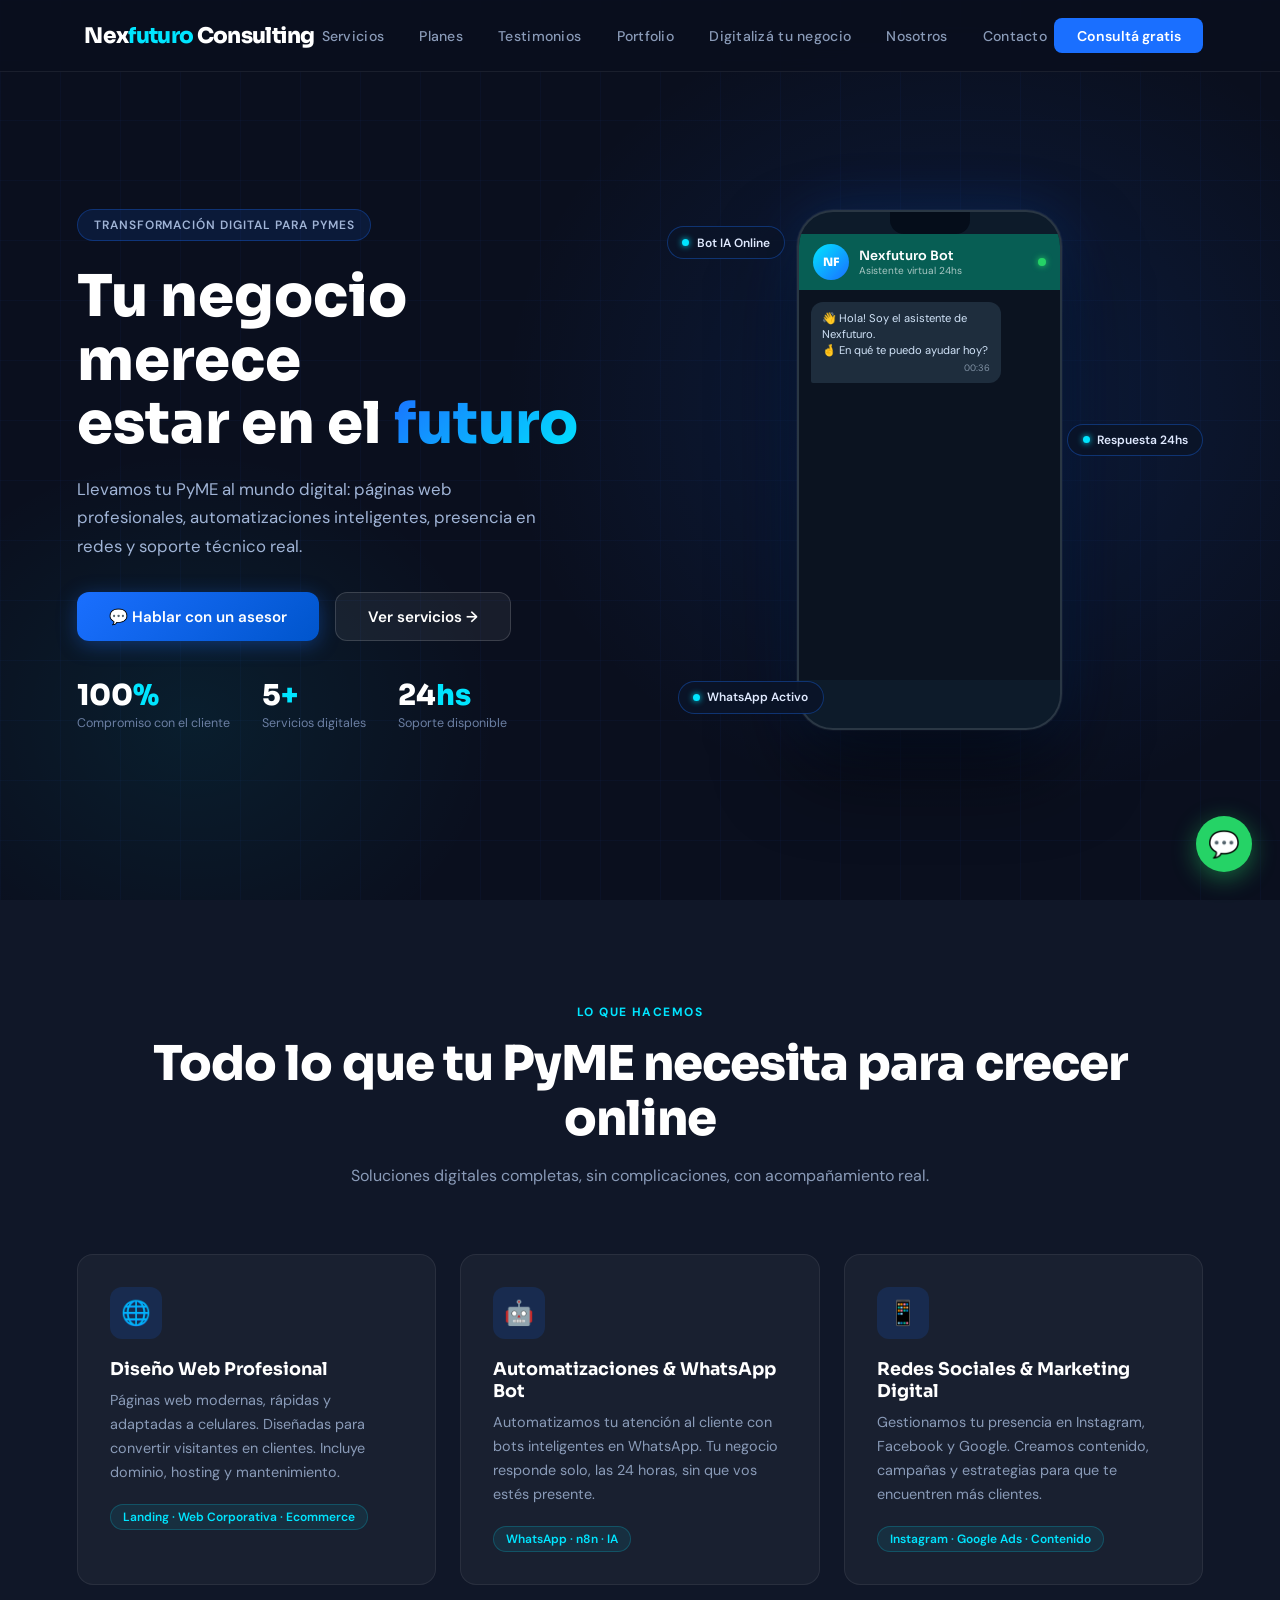
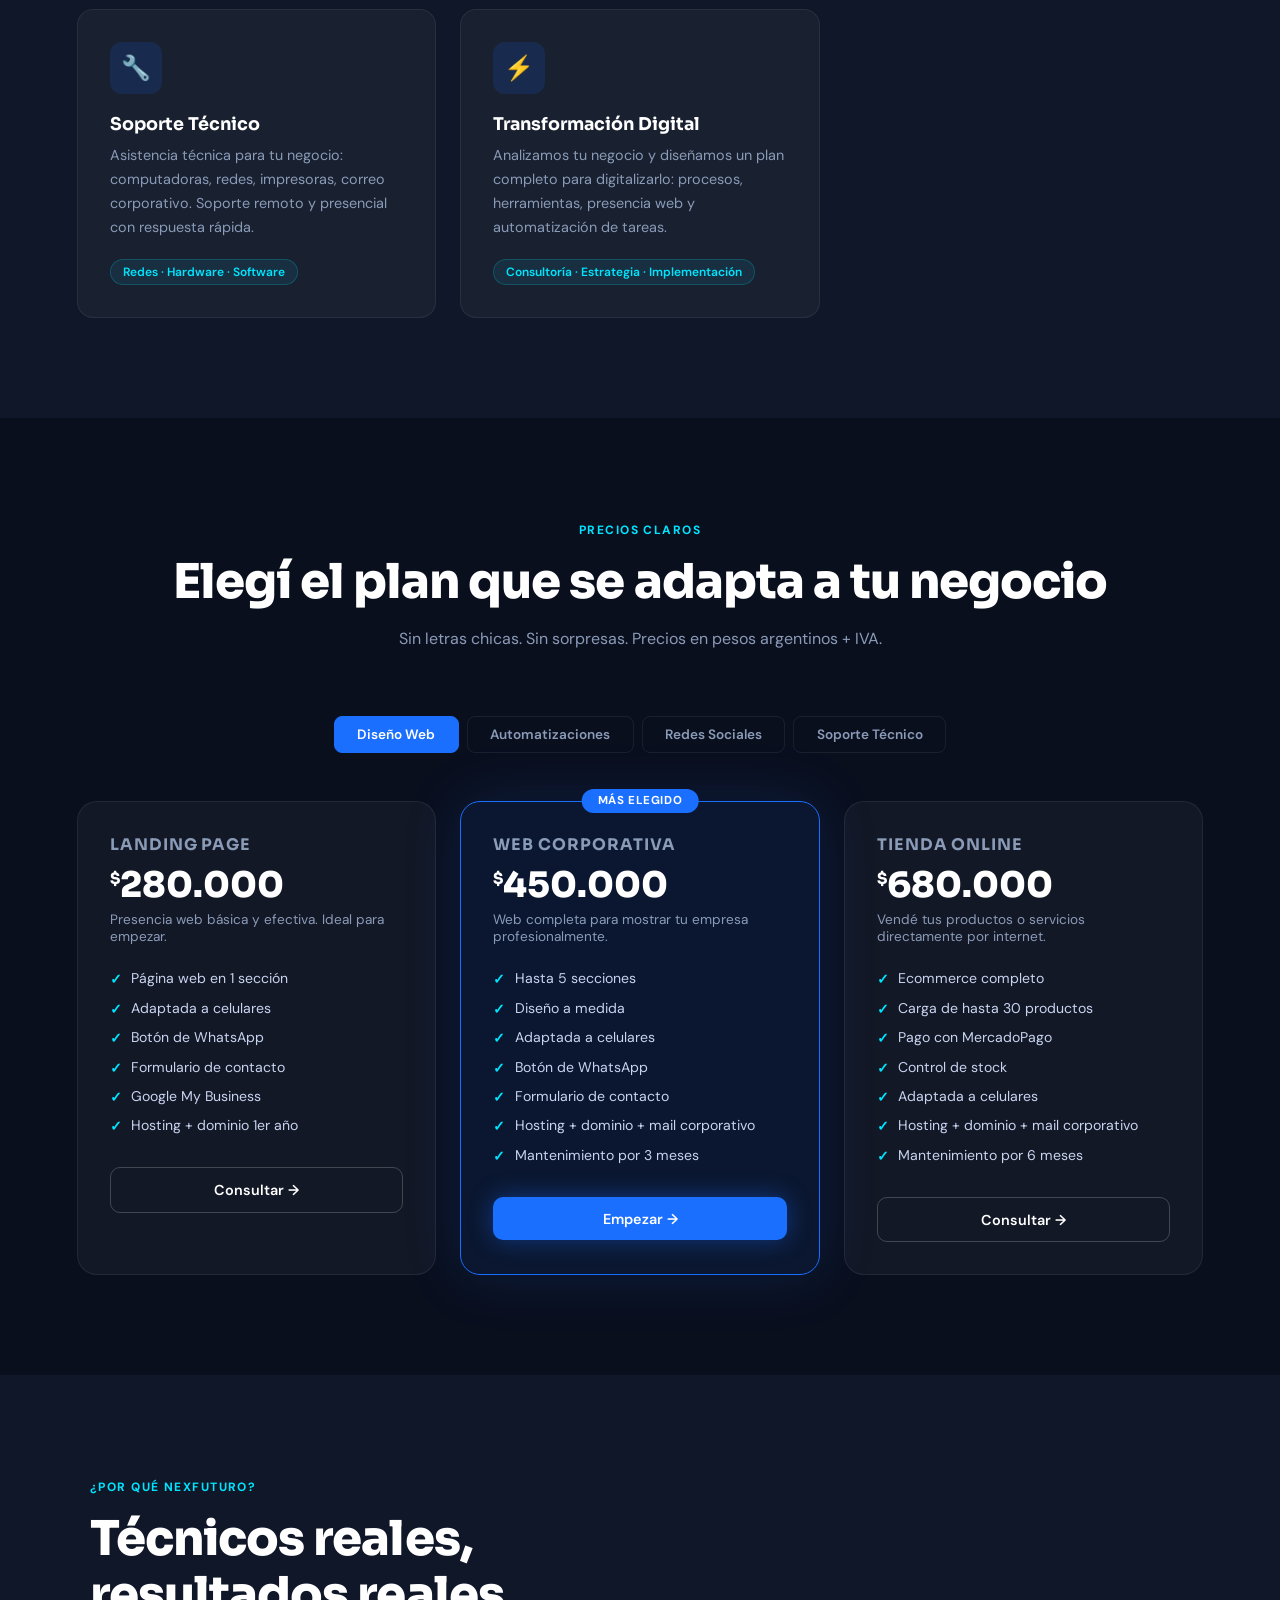
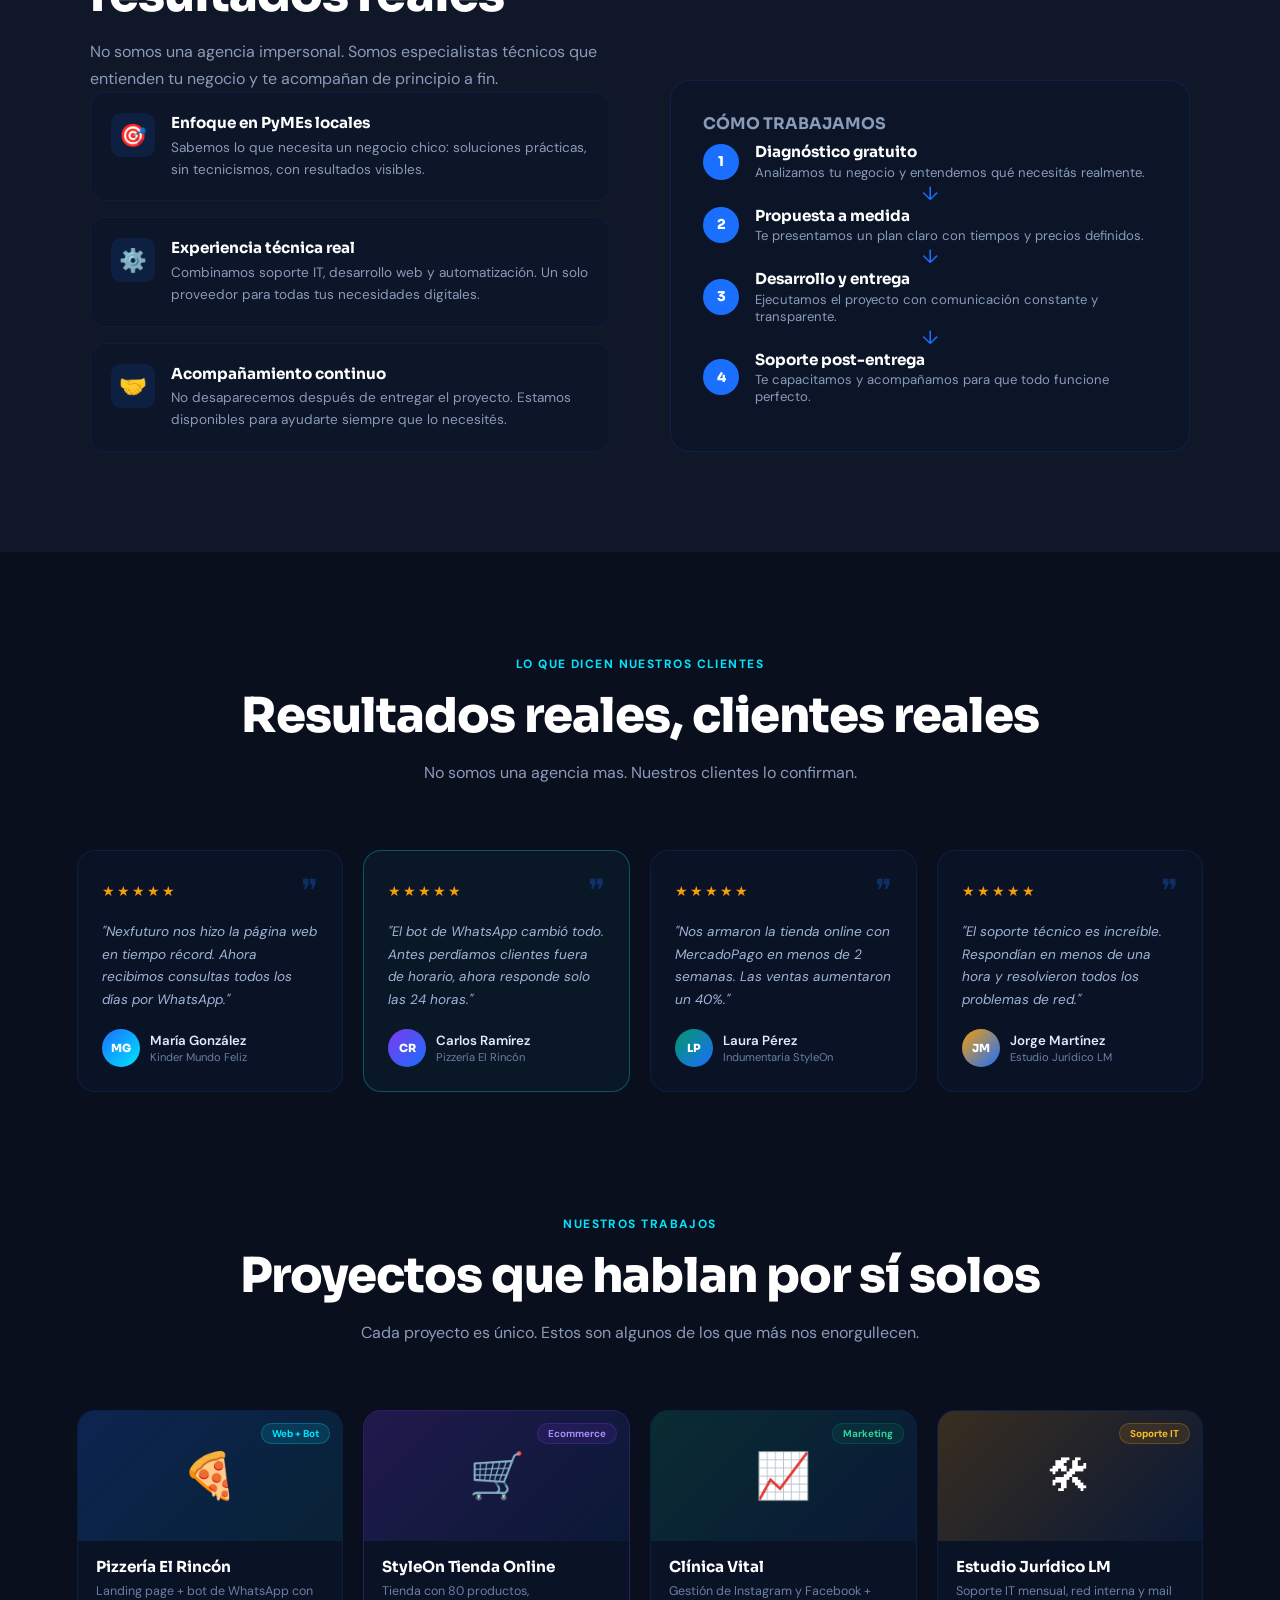
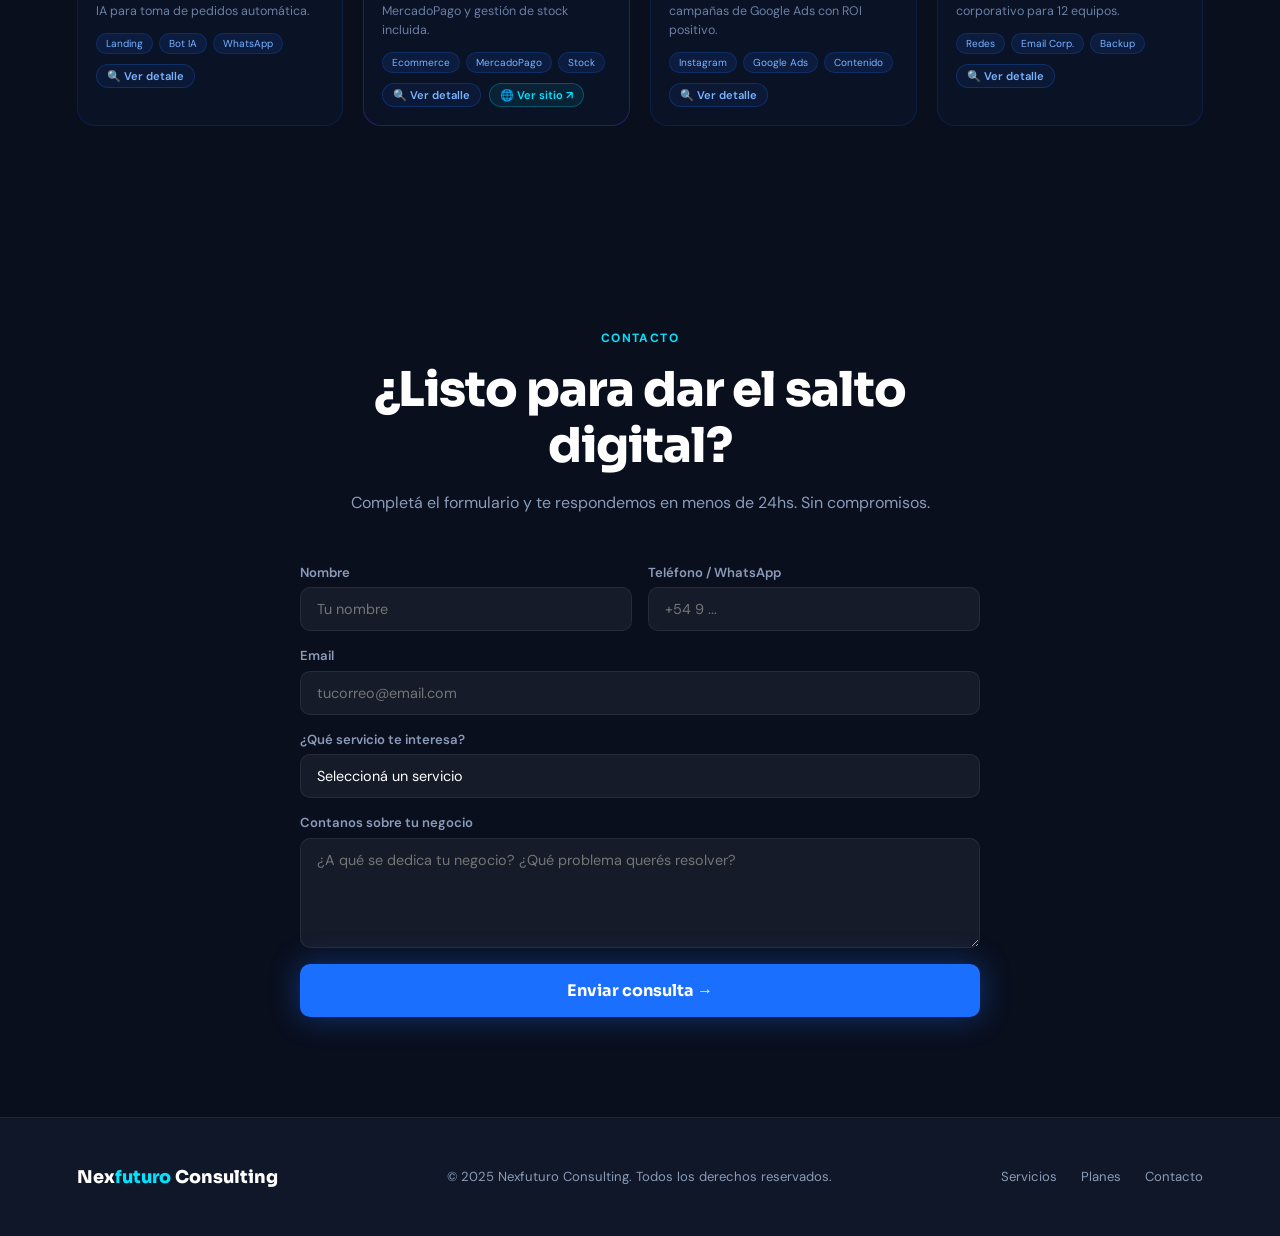
<file: index.html>
﻿<!DOCTYPE html>
<html lang="es">
<head>
  <meta charset="UTF-8">
  <meta name="viewport" content="width=device-width, initial-scale=1.0">
  <title>Nexfuturo Consulting – Transformación Digital para PyMEs</title>

  <!-- Google Fonts -->
  <link href="https://fonts.googleapis.com/css2?family=Sora:wght@300;400;600;700;800&family=DM+Sans:wght@300;400;500&display=swap" rel="stylesheet">

  <!-- CSS separados por sección -->
  <link rel="stylesheet" href="css/styles.css">
  <link rel="stylesheet" href="css/navbar.css">
  <link rel="stylesheet" href="css/hero.css">
  <link rel="stylesheet" href="css/servicios.css">
  <link rel="stylesheet" href="css/planes.css">
  <link rel="stylesheet" href="css/nosotros-contacto.css">
  <link rel="stylesheet" href="css/responsive.css">
</head>
<body>

  <!-- ══════════════════════════════════
       NAVEGACIÓN
  ══════════════════════════════════ -->
  <nav>
    <div class="nav-hamburger" onclick="this.classList.toggle('active'); document.querySelector('.nav-links').classList.toggle('open')">
      <span></span><span></span><span></span>
    </div>
    <a href="#inicio" class="logo">Nex<span>futuro</span> Consulting</a>
    <ul class="nav-links">
      <li><a href="#servicios">Servicios</a></li>
      <li><a href="#planes">Planes</a></li>
      <li><a href="#testimonios">Testimonios</a></li><li><a href="#portfolio">Portfolio</a></li><li><a href="sistemas.html">Digitaliz&#225; tu negocio</a></li><li><a href="#nosotros">Nosotros</a></li>
      <li><a href="#contacto">Contacto</a></li>
    </ul>
    <a href="#contacto" class="nav-cta">Consultá gratis</a>
  </nav>

  <!-- ══════════════════════════════════
       HERO / INICIO
  ══════════════════════════════════ -->
  <section class="hero" id="inicio">
    <div class="hero-bg"></div>
    <div class="hero-grid"></div>

    <!-- Columna izquierda: texto -->
    <div class="hero-content">
      <div class="hero-badge"> Transformación Digital para PyMEs</div>
      <h1>Tu negocio merece<br>estar en el <span class="hl">futuro</span></h1>
      <p>Llevamos tu PyME al mundo digital: páginas web profesionales, automatizaciones inteligentes, presencia en redes y soporte técnico real.</p>
      <div class="hero-buttons">
        <a href="#contacto" class="btn-primary">💬 Hablar con un asesor</a>
        <a href="#servicios" class="btn-secondary">Ver servicios →</a>
      </div>
      <div class="hero-stats">
        <div class="stat-item">
          <span class="stat-num">100<span>%</span></span>
          <span class="stat-label">Compromiso con el cliente</span>
        </div>
        <div class="stat-item">
          <span class="stat-num">5<span>+</span></span>
          <span class="stat-label">Servicios digitales</span>
        </div>
        <div class="stat-item">
          <span class="stat-num">24<span>hs</span></span>
          <span class="stat-label">Soporte disponible</span>
        </div>
      </div>
    </div>

    <!-- Columna derecha: animación 3D -->
        <div class="hero-visual">
      <div class="phone-mockup">
        <div class="phone-notch"></div>
        <div class="wa-header">
          <div class="wa-avatar">NF</div>
          <div class="wa-info"><h4>Nexfuturo Bot</h4><p>Asistente virtual 24hs</p></div>
          <div class="wa-online"></div>
        </div>
        <div class="chat" id="wa-chat"></div>
      </div>
      <div class="phone-glow"></div>
      <div class="hero-tag hero-tag-1"><span class="dot"></span> Bot IA Online</div>
      <div class="hero-tag hero-tag-2"><span class="dot"></span> Respuesta 24hs</div>
      <div class="hero-tag hero-tag-3"><span class="dot"></span> WhatsApp Activo</div>
    </div>

  </section>

  <!-- ══════════════════════════════════
       SERVICIOS
  ══════════════════════════════════ -->
  <section id="servicios">
    <div class="services-header">
      <span class="section-label">Lo que hacemos</span>
      <h2 class="section-title">Todo lo que tu PyME necesita para crecer online</h2>
      <p class="section-sub">Soluciones digitales completas, sin complicaciones, con acompañamiento real.</p>
    </div>
    <div class="services-grid">
      <div class="service-card">
        <div class="service-icon">🌐</div>
        <h3>Diseño Web Profesional</h3>
        <p>Páginas web modernas, rápidas y adaptadas a celulares. Diseñadas para convertir visitantes en clientes. Incluye dominio, hosting y mantenimiento.</p>
        <span class="service-tag">Landing · Web Corporativa · Ecommerce</span>
      </div>
      <div class="service-card">
        <div class="service-icon">🤖</div>
        <h3>Automatizaciones & WhatsApp Bot</h3>
        <p>Automatizamos tu atención al cliente con bots inteligentes en WhatsApp. Tu negocio responde solo, las 24 horas, sin que vos estés presente.</p>
        <span class="service-tag">WhatsApp · n8n · IA</span>
      </div>
      <div class="service-card">
        <div class="service-icon">📱</div>
        <h3>Redes Sociales & Marketing Digital</h3>
        <p>Gestionamos tu presencia en Instagram, Facebook y Google. Creamos contenido, campañas y estrategias para que te encuentren más clientes.</p>
        <span class="service-tag">Instagram · Google Ads · Contenido</span>
      </div>
      <div class="service-card">
        <div class="service-icon">🔧</div>
        <h3>Soporte Técnico</h3>
        <p>Asistencia técnica para tu negocio: computadoras, redes, impresoras, correo corporativo. Soporte remoto y presencial con respuesta rápida.</p>
        <span class="service-tag">Redes · Hardware · Software</span>
      </div>
      <div class="service-card">
        <div class="service-icon">⚡</div>
        <h3>Transformación Digital</h3>
        <p>Analizamos tu negocio y diseñamos un plan completo para digitalizarlo: procesos, herramientas, presencia web y automatización de tareas.</p>
        <span class="service-tag">Consultoría · Estrategia · Implementación</span>
      </div>
    </div>
  </section>

  <!-- ══════════════════════════════════
       PLANES Y PRECIOS
  ══════════════════════════════════ -->
  <section id="planes">
    <div class="plans-header">
      <span class="section-label">Precios claros</span>
      <h2 class="section-title">Elegí el plan que se adapta a tu negocio</h2>
      <p class="section-sub">Sin letras chicas. Sin sorpresas. Precios en pesos argentinos + IVA.</p>
    </div>

    <div class="plans-tabs">
      <button class="tab-btn active" onclick="showTab('web', this)">Diseño Web</button>
      <button class="tab-btn" onclick="showTab('auto', this)">Automatizaciones</button>
      <button class="tab-btn" onclick="showTab('redes', this)">Redes Sociales</button>
      <button class="tab-btn" onclick="showTab('soporte', this)">Soporte Técnico</button>
    </div>

    <!-- TAB: Diseño Web -->
    <div id="tab-web" class="plan-section active">
      <div class="plan-card">
        <div class="plan-name">Landing Page</div>
        <div class="plan-price"><sup>$</sup>280.000</div>
        <div class="plan-desc">Presencia web básica y efectiva. Ideal para empezar.</div>
        <ul class="plan-features">
          <li>Página web en 1 sección</li>
          <li>Adaptada a celulares</li>
          <li>Botón de WhatsApp</li>
          <li>Formulario de contacto</li>
          <li>Google My Business</li>
          <li>Hosting + dominio 1er año</li>
        </ul>
        <a href="#contacto" class="btn-plan btn-plan-outline">Consultar →</a>
      </div>
      <div class="plan-card featured">
        <div class="plan-badge">MÁS ELEGIDO</div>
        <div class="plan-name">Web Corporativa</div>
        <div class="plan-price"><sup>$</sup>450.000</div>
        <div class="plan-desc">Web completa para mostrar tu empresa profesionalmente.</div>
        <ul class="plan-features">
          <li>Hasta 5 secciones</li>
          <li>Diseño a medida</li>
          <li>Adaptada a celulares</li>
          <li>Botón de WhatsApp</li>
          <li>Formulario de contacto</li>
          <li>Hosting + dominio + mail corporativo</li>
          <li>Mantenimiento por 3 meses</li>
        </ul>
        <a href="#contacto" class="btn-plan btn-plan-solid">Empezar →</a>
      </div>
      <div class="plan-card">
        <div class="plan-name">Tienda Online</div>
        <div class="plan-price"><sup>$</sup>680.000</div>
        <div class="plan-desc">Vendé tus productos o servicios directamente por internet.</div>
        <ul class="plan-features">
          <li>Ecommerce completo</li>
          <li>Carga de hasta 30 productos</li>
          <li>Pago con MercadoPago</li>
          <li>Control de stock</li>
          <li>Adaptada a celulares</li>
          <li>Hosting + dominio + mail corporativo</li>
          <li>Mantenimiento por 6 meses</li>
        </ul>
        <a href="#contacto" class="btn-plan btn-plan-outline">Consultar →</a>
      </div>
    </div>

    <!-- TAB: Automatizaciones -->
    <div id="tab-auto" class="plan-section">
      <div class="plan-card">
        <div class="plan-name">Bot Básico</div>
        <div class="plan-price"><sup>$</sup>180.000</div>
        <div class="plan-desc">Respuestas automáticas para consultas frecuentes.</div>
        <ul class="plan-features">
          <li>Bot de WhatsApp</li>
          <li>Menú de opciones</li>
          <li>Respuestas automáticas</li>
          <li>Horario de atención</li>
          <li>Derivación a humano</li>
        </ul>
        <a href="#contacto" class="btn-plan btn-plan-outline">Consultar →</a>
      </div>
      <div class="plan-card featured">
        <div class="plan-badge">RECOMENDADO</div>
        <div class="plan-name">Bot con IA</div>
        <div class="plan-price"><sup>$</sup>350.000</div>
        <div class="plan-desc">Atención inteligente que entiende y responde como una persona.</div>
        <ul class="plan-features">
          <li>Bot con inteligencia artificial</li>
          <li>Entiende preguntas libres</li>
          <li>Conoce tu catálogo de productos</li>
          <li>Toma pedidos automáticamente</li>
          <li>Integración con tu sistema</li>
          <li>Panel de reportes</li>
        </ul>
        <a href="#contacto" class="btn-plan btn-plan-solid">Empezar →</a>
      </div>
      <div class="plan-card">
        <div class="plan-name">Automatización Full</div>
        <div class="plan-price"><sup>$</sup>520.000</div>
        <div class="plan-desc">Automatizamos todos los procesos repetitivos de tu negocio.</div>
        <ul class="plan-features">
          <li>Bot con IA incluido</li>
          <li>Automatización de emails</li>
          <li>Integración con hojas de cálculo</li>
          <li>Notificaciones automáticas</li>
          <li>Reportes semanales</li>
          <li>Soporte prioritario</li>
        </ul>
        <a href="#contacto" class="btn-plan btn-plan-outline">Consultar →</a>
      </div>
    </div>

    <!-- TAB: Redes Sociales -->
    <div id="tab-redes" class="plan-section">
      <div class="plan-card">
        <div class="plan-name">Inicio Online</div>
        <div class="plan-price"><sup>$</sup>120.000<span style="font-size:1rem">/mes</span></div>
        <div class="plan-desc">Para quienes recién empiezan a tener presencia en redes.</div>
        <ul class="plan-features">
          <li>8 publicaciones al mes</li>
          <li>1 red social (Instagram o Facebook)</li>
          <li>Diseño de contenido</li>
          <li>Respuesta de mensajes</li>
          <li>Informe mensual</li>
        </ul>
        <a href="#contacto" class="btn-plan btn-plan-outline">Consultar →</a>
      </div>
      <div class="plan-card featured">
        <div class="plan-badge">MÁS POPULAR</div>
        <div class="plan-name">Presencia Activa</div>
        <div class="plan-price"><sup>$</sup>220.000<span style="font-size:1rem">/mes</span></div>
        <div class="plan-desc">Gestión profesional y constante de tus redes.</div>
        <ul class="plan-features">
          <li>16 publicaciones al mes</li>
          <li>Instagram + Facebook</li>
          <li>Stories semanales</li>
          <li>Diseño de contenido</li>
          <li>Gestión de comentarios</li>
          <li>Informe mensual</li>
        </ul>
        <a href="#contacto" class="btn-plan btn-plan-solid">Empezar →</a>
      </div>
      <div class="plan-card">
        <div class="plan-name">Full Digital</div>
        <div class="plan-price"><sup>$</sup>380.000<span style="font-size:1rem">/mes</span></div>
        <div class="plan-desc">Gestión completa + publicidad paga para crecer más rápido.</div>
        <ul class="plan-features">
          <li>20+ publicaciones al mes</li>
          <li>Instagram + Facebook + Google</li>
          <li>Campañas publicitarias</li>
          <li>Stories + Reels</li>
          <li>Gestión de comunidad</li>
          <li>Informe semanal</li>
        </ul>
        <a href="#contacto" class="btn-plan btn-plan-outline">Consultar →</a>
      </div>
    </div>

    <!-- TAB: Soporte Técnico -->
    <div id="tab-soporte" class="plan-section">
      <div class="plan-card">
        <div class="plan-name">Soporte Puntual</div>
        <div class="plan-price"><sup>$</sup>35.000<span style="font-size:1rem">/hora</span></div>
        <div class="plan-desc">Para resolver problemas específicos cuando los necesitás.</div>
        <ul class="plan-features">
          <li>Asistencia remota</li>
          <li>PC, impresoras, redes</li>
          <li>Sin contrato mensual</li>
          <li>Respuesta en el día</li>
        </ul>
        <a href="#contacto" class="btn-plan btn-plan-outline">Consultar →</a>
      </div>
      <div class="plan-card featured">
        <div class="plan-badge">RECOMENDADO</div>
        <div class="plan-name">Soporte Mensual</div>
        <div class="plan-price"><sup>$</sup>180.000<span style="font-size:1rem">/mes</span></div>
        <div class="plan-desc">Tranquilidad total con soporte técnico incluido todo el mes.</div>
        <ul class="plan-features">
          <li>Hasta 6 hs de soporte/mes</li>
          <li>Remoto + presencial</li>
          <li>PC, redes, impresoras</li>
          <li>Email corporativo</li>
          <li>Prioridad de respuesta</li>
          <li>Mantenimiento preventivo</li>
        </ul>
        <a href="#contacto" class="btn-plan btn-plan-solid">Empezar →</a>
      </div>
      <div class="plan-card">
        <div class="plan-name">Soporte Empresarial</div>
        <div class="plan-price"><sup>$</sup>320.000<span style="font-size:1rem">/mes</span></div>
        <div class="plan-desc">Ideal para empresas con varios equipos y necesidades constantes.</div>
        <ul class="plan-features">
          <li>Horas ilimitadas de soporte</li>
          <li>Remoto + presencial</li>
          <li>Gestión de servidores</li>
          <li>Backup de datos</li>
          <li>Seguridad informática básica</li>
          <li>SLA 4 horas de respuesta</li>
        </ul>
        <a href="#contacto" class="btn-plan btn-plan-outline">Consultar →</a>
      </div>
    </div>
  </section>

  <!-- ══════════════════════════════════
       NOSOTROS / POR QUÉ ELEGIRNOS
  ══════════════════════════════════ -->
  <section id="nosotros">
    <div class="why-grid">
      <div>
        <span class="section-label">¿Por qué Nexfuturo?</span>
        <h2 class="section-title">Técnicos reales, resultados reales</h2>
        <p class="section-sub">No somos una agencia impersonal. Somos especialistas técnicos que entienden tu negocio y te acompañan de principio a fin.</p>
        <div class="why-items">
          <div class="why-item">
            <div class="why-icon">🎯</div>
            <div>
              <h4>Enfoque en PyMEs locales</h4>
              <p>Sabemos lo que necesita un negocio chico: soluciones prácticas, sin tecnicismos, con resultados visibles.</p>
            </div>
          </div>
          <div class="why-item">
            <div class="why-icon">⚙️</div>
            <div>
              <h4>Experiencia técnica real</h4>
              <p>Combinamos soporte IT, desarrollo web y automatización. Un solo proveedor para todas tus necesidades digitales.</p>
            </div>
          </div>
          <div class="why-item">
            <div class="why-icon">🤝</div>
            <div>
              <h4>Acompañamiento continuo</h4>
              <p>No desaparecemos después de entregar el proyecto. Estamos disponibles para ayudarte siempre que lo necesités.</p>
            </div>
          </div>
        </div>
      </div>
      <div class="why-visual">
        <h3 style="font-family:'Sora',sans-serif;font-size:1rem;font-weight:700;color:var(--gray);margin-bottom:0.5rem;">CÓMO TRABAJAMOS</h3>
        <div class="step">
          <div class="step-num">1</div>
          <div class="step-text">
            <h5>Diagnóstico gratuito</h5>
            <p>Analizamos tu negocio y entendemos qué necesitás realmente.</p>
          </div>
        </div>
        <div class="step-arrow">↓</div>
        <div class="step">
          <div class="step-num">2</div>
          <div class="step-text">
            <h5>Propuesta a medida</h5>
            <p>Te presentamos un plan claro con tiempos y precios definidos.</p>
          </div>
        </div>
        <div class="step-arrow">↓</div>
        <div class="step">
          <div class="step-num">3</div>
          <div class="step-text">
            <h5>Desarrollo y entrega</h5>
            <p>Ejecutamos el proyecto con comunicación constante y transparente.</p>
          </div>
        </div>
        <div class="step-arrow">↓</div>
        <div class="step">
          <div class="step-num">4</div>
          <div class="step-text">
            <h5>Soporte post-entrega</h5>
            <p>Te capacitamos y acompañamos para que todo funcione perfecto.</p>
          </div>
        </div>
      </div>
    </div>
  </section>

  <!-- ══════════════════════════════════
       CONTACTO
  ══════════════════════════════════ -->
  

  <!-- ══════════════════════════════════
       FOOTER
  ══════════════════════════════════ -->
  
  <!-- TESTIMONIOS -->
  <section id="testimonios" class="sec-testimonios">
    <div class="services-header">
      <span class="section-label">Lo que dicen nuestros clientes</span>
      <h2 class="section-title">Resultados reales, clientes reales</h2>
      <p class="section-sub">No somos una agencia mas. Nuestros clientes lo confirman.</p>
    </div>
    <div class="testimonios-grid">
      <div class="tcard">
        <div class="tcard-top"><div class="tstars">&#9733;&#9733;&#9733;&#9733;&#9733;</div><div class="tquote">&#10078;</div></div>
        <p>"Nexfuturo nos hizo la p&#225;gina web en tiempo r&#233;cord. Ahora recibimos consultas todos los d&#237;as por WhatsApp."</p>
        <div class="tauthor"><div class="tavatar" style="background:linear-gradient(135deg,#1a6fff,#00e5ff)">MG</div><div><div class="tname">Mar&#237;a Gonz&#225;lez</div><div class="tbiz">Kinder Mundo Feliz</div></div></div>
      </div>
      <div class="tcard featured-t">
        <div class="tcard-top"><div class="tstars">&#9733;&#9733;&#9733;&#9733;&#9733;</div><div class="tquote">&#10078;</div></div>
        <p>"El bot de WhatsApp cambi&#243; todo. Antes perd&#237;amos clientes fuera de horario, ahora responde solo las 24 horas."</p>
        <div class="tauthor"><div class="tavatar" style="background:linear-gradient(135deg,#7c3aed,#1a6fff)">CR</div><div><div class="tname">Carlos Ram&#237;rez</div><div class="tbiz">Pizzer&#237;a El Rinc&#243;n</div></div></div>
      </div>
      <div class="tcard">
        <div class="tcard-top"><div class="tstars">&#9733;&#9733;&#9733;&#9733;&#9733;</div><div class="tquote">&#10078;</div></div>
        <p>"Nos armaron la tienda online con MercadoPago en menos de 2 semanas. Las ventas aumentaron un 40%."</p>
        <div class="tauthor"><div class="tavatar" style="background:linear-gradient(135deg,#059669,#1a6fff)">LP</div><div><div class="tname">Laura P&#233;rez</div><div class="tbiz">Indumentaria StyleOn</div></div></div>
      </div>
      <div class="tcard">
        <div class="tcard-top"><div class="tstars">&#9733;&#9733;&#9733;&#9733;&#9733;</div><div class="tquote">&#10078;</div></div>
        <p>"El soporte t&#233;cnico es incre&#237;ble. Respond&#237;an en menos de una hora y resolvieron todos los problemas de red."</p>
        <div class="tauthor"><div class="tavatar" style="background:linear-gradient(135deg,#f59e0b,#1a6fff)">JM</div><div><div class="tname">Jorge Mart&#237;nez</div><div class="tbiz">Estudio Jur&#237;dico LM</div></div></div>
      </div>
    </div>
  </section>

  <!-- PORTFOLIO -->
  <section id="portfolio" class="sec-portfolio">
    <div class="services-header">
      <span class="section-label">Nuestros trabajos</span>
      <h2 class="section-title">Proyectos que hablan por s&#237; solos</h2>
      <p class="section-sub">Cada proyecto es &#250;nico. Estos son algunos de los que m&#225;s nos enorgullecen.</p>
    </div>
        <div class="portfolio-grid">
      <div class="pcard" onclick="openModal('Pizzer&#237;a El Rinc&#243;n','Web + Bot','&#127829;','Landing page profesional + bot de WhatsApp con IA para toma de pedidos autom&#225;tica las 24hs.','340 consultas/mes','98%','2 semanas','Landing,Bot IA,WhatsApp,n8n')">
        <div class="pimg" style="background:linear-gradient(135deg,rgba(26,111,255,0.2),rgba(0,229,255,0.08))">
          <span class="picon">&#127829;</span>
          <div class="pbadge" style="background:rgba(0,229,255,0.12);color:#00e5ff;border:1px solid rgba(0,229,255,0.25)">Web + Bot</div>
        </div>
        <div class="pbody">
          <div class="ptitle">Pizzer&#237;a El Rinc&#243;n</div>
          <div class="pdesc">Landing page + bot de WhatsApp con IA para toma de pedidos autom&#225;tica.</div>
          <div class="ptags"><span class="ptag">Landing</span><span class="ptag">Bot IA</span><span class="ptag">WhatsApp</span></div>
          <div class="pactions">
            <span class="paction-modal">&#128269; Ver detalle</span>
          </div>
        </div>
      </div>
      <div class="pcard pcard-featured" onclick="openModal('StyleOn Tienda Online','Ecommerce','&#128722;','Tienda completa con 80 productos, MercadoPago integrado y gesti&#243;n de stock. Las ventas online crecieron un 40% en el primer mes.','Ventas +40%','80 productos','2 semanas','Ecommerce,MercadoPago,Stock,WooCommerce')">
        <div class="pimg" style="background:linear-gradient(135deg,rgba(124,58,237,0.2),rgba(26,111,255,0.08))">
          <span class="picon">&#128722;</span>
          <div class="pbadge" style="background:rgba(124,58,237,0.12);color:#a78bfa;border:1px solid rgba(124,58,237,0.25)">Ecommerce</div>
        </div>
        <div class="pbody">
          <div class="ptitle">StyleOn Tienda Online</div>
          <div class="pdesc">Tienda con 80 productos, MercadoPago y gesti&#243;n de stock incluida.</div>
          <div class="ptags"><span class="ptag">Ecommerce</span><span class="ptag">MercadoPago</span><span class="ptag">Stock</span></div>
          <div class="pactions">
            <span class="paction-modal">&#128269; Ver detalle</span>
            <a class="paction-link" href="https://www.nexfuturo.com.ar" target="_blank" onclick="event.stopPropagation()">&#127760; Ver sitio &#8599;</a>
          </div>
        </div>
      </div>
      <div class="pcard" onclick="openModal('Cl&#237;nica Vital','Marketing Digital','&#128200;','Gesti&#243;n completa de Instagram y Facebook + campa&#241;as de Google Ads. ROI positivo desde el segundo mes con alcance de +12.000 personas mensuales.','Alcance +12k','ROI 3x','En curso','Instagram,Facebook,Google Ads,Contenido')">
        <div class="pimg" style="background:linear-gradient(135deg,rgba(5,150,105,0.2),rgba(26,111,255,0.08))">
          <span class="picon">&#128200;</span>
          <div class="pbadge" style="background:rgba(5,150,105,0.12);color:#34d399;border:1px solid rgba(5,150,105,0.25)">Marketing</div>
        </div>
        <div class="pbody">
          <div class="ptitle">Cl&#237;nica Vital</div>
          <div class="pdesc">Gesti&#243;n de Instagram y Facebook + campa&#241;as de Google Ads con ROI positivo.</div>
          <div class="ptags"><span class="ptag">Instagram</span><span class="ptag">Google Ads</span><span class="ptag">Contenido</span></div>
          <div class="pactions">
            <span class="paction-modal">&#128269; Ver detalle</span>
          </div>
        </div>
      </div>
      <div class="pcard" onclick="openModal('Estudio Jur&#237;dico LM','Soporte IT','&#128736;','Soporte IT mensual completo: red interna, mail corporativo y backup autom&#225;tico para 12 equipos. Tiempo de respuesta promedio menor a 1 hora.','Respuesta &lt;1hs','12 equipos','Mensual','Redes,Email Corp.,Backup,Windows Server')">
        <div class="pimg" style="background:linear-gradient(135deg,rgba(245,158,11,0.2),rgba(26,111,255,0.08))">
          <span class="picon">&#128736;</span>
          <div class="pbadge" style="background:rgba(245,158,11,0.12);color:#fbbf24;border:1px solid rgba(245,158,11,0.25)">Soporte IT</div>
        </div>
        <div class="pbody">
          <div class="ptitle">Estudio Jur&#237;dico LM</div>
          <div class="pdesc">Soporte IT mensual, red interna y mail corporativo para 12 equipos.</div>
          <div class="ptags"><span class="ptag">Redes</span><span class="ptag">Email Corp.</span><span class="ptag">Backup</span></div>
          <div class="pactions">
            <span class="paction-modal">&#128269; Ver detalle</span>
          </div>
        </div>
      </div>
    </div>
  </section>

  <section id="contacto">
    <div class="contact-wrapper">
      <span class="section-label">Contacto</span>
      <h2 class="section-title">¿Listo para dar el salto digital?</h2>
      <p class="section-sub">Completá el formulario y te respondemos en menos de 24hs. Sin compromisos.</p>
      <div class="contact-form">
        <div class="form-group">
          <label>Nombre</label>
          <input type="text" placeholder="Tu nombre">
        </div>
        <div class="form-group">
          <label>Teléfono / WhatsApp</label>
          <input type="tel" placeholder="+54 9 ...">
        </div>
        <div class="form-group full">
          <label>Email</label>
          <input type="email" placeholder="tucorreo@email.com">
        </div>
        <div class="form-group full">
          <label>¿Qué servicio te interesa?</label>
          <select>
            <option value="">Seleccioná un servicio</option>
            <option>Diseño Web</option>
            <option>Automatizaciones / WhatsApp Bot</option>
            <option>Redes Sociales & Marketing Digital</option>
            <option>Soporte Técnico</option>
            <option>Transformación Digital completa</option>
            <option>No sé, quiero asesoramiento</option>
          </select>
        </div>
        <div class="form-group full">
          <label>Contanos sobre tu negocio</label>
          <textarea placeholder="¿A qué se dedica tu negocio? ¿Qué problema querés resolver?"></textarea>
        </div>
        <button class="btn-submit">Enviar consulta →</button>
      </div>
    </div>
  </section>

    <!-- Modal Portfolio -->
  <div class="modal-overlay" id="pModal" onclick="closeModal(event)">
    <div class="modal-box">
      <button class="modal-close" onclick="document.getElementById('pModal').classList.remove('show')">&#x2715;</button>
      <div class="modal-icon" id="pm-icon"></div>
      <div class="modal-cat" id="pm-cat"></div>
      <h3 class="modal-title" id="pm-title"></h3>
      <p class="modal-desc" id="pm-desc"></p>
      <div class="modal-stats">
        <div class="mstat"><div class="mstat-val" id="pm-s1"></div><div class="mstat-lbl">Resultado</div></div>
        <div class="mstat"><div class="mstat-val" id="pm-s2"></div><div class="mstat-lbl">Alcance</div></div>
        <div class="mstat"><div class="mstat-val" id="pm-s3"></div><div class="mstat-lbl">Entrega</div></div>
      </div>
      <div class="modal-tags" id="pm-tags"></div>
      <a href="#contacto" class="modal-cta" onclick="document.getElementById('pModal').classList.remove('show')">&#128172; Quiero un proyecto as&#237;</a>
    </div>
  </div>
  <footer>
    <div class="footer-logo">Nex<span>futuro</span> Consulting</div>
    <div class="footer-copy">© 2025 Nexfuturo Consulting. Todos los derechos reservados.</div>
    <div class="footer-links">
      <a href="#servicios">Servicios</a>
      <a href="#planes">Planes</a>
      <a href="#contacto">Contacto</a>
    </div>
  </footer>

  <!-- IMPORTANTE: Reemplazá 5491100000000 con tu número real -->
  <a class="wa-float" href="https://wa.me/5491100000000" target="_blank" title="Escribinos por WhatsApp">💬</a>

  <!-- ══════════════════════════════════
       JAVASCRIPT
  ══════════════════════════════════ -->
  <script src="js/tabs.js"></script>
  <script src="js/formulario.js"></script>
  <script src="js/animaciones.js"></script>
  <script>
/* Three.js r128 inline + animacion hero */
(function(){
  var s=document.createElement('script');
  s.src='js/three.min.js';
  s.onload=initHero;
  s.onerror=function(){
    /* Si falla three.min.js local, intentar CDN */
    var s2=document.createElement('script');
    s2.src='https://cdnjs.cloudflare.com/ajax/libs/three.js/r128/three.min.js';
    s2.onload=initHero;
    document.head.appendChild(s2);
  };
  document.head.appendChild(s);

  function initHero(){
    var el=document.getElementById('hero3d');
    if(!el||typeof THREE==='undefined') return;

    var W=el.offsetWidth||500, H=el.offsetHeight||500;
    var renderer=new THREE.WebGLRenderer({antialias:true});
    renderer.setSize(W,H);
    renderer.setClearColor(0x050d1a,1);
    el.appendChild(renderer.domElement);

    var scene=new THREE.Scene();
    var cam=new THREE.PerspectiveCamera(60,W/H,0.1,100);
    cam.position.z=6.5;

    /* Esfera de puntos */
    var N=1500, R=2.2, pos=[], colors=[];
    for(var i=0;i<N;i++){
      var phi=Math.acos(1-2*i/N);
      var theta=Math.PI*(1+Math.sqrt(5))*i;
      var r=R+(Math.random()-0.5)*0.2;
      pos.push(r*Math.sin(phi)*Math.cos(theta), r*Math.sin(phi)*Math.sin(theta), r*Math.cos(phi));
      var t=i/N;
      colors.push(0.1+t*0.1, 0.4+t*0.5, 1.0);
    }
    var g=new THREE.BufferGeometry();
    g.setAttribute('position',new THREE.Float32BufferAttribute(pos,3));
    g.setAttribute('color',new THREE.Float32BufferAttribute(colors,3));
    var sphere=new THREE.Points(g,new THREE.PointsMaterial({size:0.05,vertexColors:true,transparent:true,opacity:0.85}));
    scene.add(sphere);

    /* Nucleo */
    var core=new THREE.Mesh(
      new THREE.SphereGeometry(0.5,12,12),
      new THREE.MeshBasicMaterial({color:0x00e5ff,wireframe:true,transparent:true,opacity:0.3})
    );
    scene.add(core);

    /* Anillos */
    [[2.8,0.4,0,0,0.007,0x00e5ff],[3.2,0,0.6,0.3,-0.004,0x1a6fff],[3.6,0.8,0.2,0,0.003,0x3d8bff]].forEach(function(d){
      var m=new THREE.Mesh(new THREE.TorusGeometry(d[0],0.01,8,80),new THREE.MeshBasicMaterial({color:d[5],transparent:true,opacity:0.6}));
      m.rotation.set(d[1],d[2],d[3]); m.userData.s=d[4]; scene.add(m);
      (function(mesh){requestAnimationFrame(function spin(){mesh.rotation.z+=mesh.userData.s;requestAnimationFrame(spin);});})(m);
    });

    /* Estrellas */
    var sp=[];
    for(var i=0;i<300;i++) sp.push((Math.random()-0.5)*20,(Math.random()-0.5)*20,(Math.random()-0.5)*20);
    var sg=new THREE.BufferGeometry();
    sg.setAttribute('position',new THREE.Float32BufferAttribute(sp,3));
    scene.add(new THREE.Points(sg,new THREE.PointsMaterial({color:0xffffff,size:0.03,transparent:true,opacity:0.5})));

    /* Mouse */
    var mx=0,my=0,tx=0,ty=0;
    window.addEventListener('mousemove',function(e){mx=(e.clientX/innerWidth-0.5)*2;my=(e.clientY/innerHeight-0.5)*2;});

    /* Loop */
    (function loop(){
      requestAnimationFrame(loop);
      tx+=(mx-tx)*0.04; ty+=(my-ty)*0.04;
      sphere.rotation.y+=0.003+tx*0.003;
      sphere.rotation.x=ty*0.15;
      core.rotation.y+=0.01; core.rotation.x+=0.005;
      cam.position.x+=(tx*0.3-cam.position.x)*0.05;
      cam.position.y+=(-ty*0.25-cam.position.y)*0.05;
      cam.lookAt(0,0,0);
      renderer.render(scene,cam);
    })();

    window.addEventListener('resize',function(){
      var nW=el.offsetWidth||500, nH=el.offsetHeight||500;
      cam.aspect=nW/nH; cam.updateProjectionMatrix(); renderer.setSize(nW,nH);
    });
  }
})();
</script>



<script>
(function(){
  var m=[
    {t:"recv",s:"&#128075; Hola! Soy el asistente de Nexfuturo.<br>&#129310; En qu&#233; te puedo ayudar hoy?",d:900},
    {t:"sent",s:"Quiero una p&#225;gina web para mi negocio &#127760;",d:2100},
    {t:"typing",d:2900},
    {t:"recv",s:"&#128293; Tenemos 3 opciones:<br><br>&#49;&#65039;&#8419; <b>Landing Page</b> desde $280.000<br>&#50;&#65039;&#8419; <b>Web Corporativa</b> desde $450.000<br>&#51;&#65039;&#8419; <b>Tienda Online</b> desde $680.000<br><br>&#191;Cu&#225;l te interesa?",d:3700},
    {t:"sent",s:"La Web Corporativa! &#128188;",d:4900},
    {t:"typing",d:5600},
    {t:"recv",s:"&#10024; Perfecto! Incluye dise&#241;o a medida, dominio, hosting y 3 meses de soporte. Te contactamos en menos de 24hs!",d:6400},
    {t:"sent",s:"Excelente, gracias! &#128578;",d:7500},
    {t:"recv",s:"&#128640; Un placer! Bienvenido a Nexfuturo Consulting!",d:8500}
  ];
  function ts(){var n=new Date();return ("0"+n.getHours()).slice(-2)+":"+("0"+n.getMinutes()).slice(-2);}
  function run(){
    var c=document.getElementById("wa-chat");
    if(!c)return;
    c.innerHTML="";
    var ty=null;
    m.forEach(function(x){
      setTimeout(function(){
        if(x.t==="typing"){
          ty=document.createElement("div");
          ty.className="typing";
          ty.innerHTML="<span></span><span></span><span></span>";
          c.appendChild(ty);
          requestAnimationFrame(function(){ty.classList.add("show");});
          c.scrollTop=9999;return;
        }
        if(ty){ty.remove();ty=null;}
        var d=document.createElement("div");
        d.className="msg "+x.t;
        d.innerHTML=x.s+"<div class=\"time\">"+ts()+"</div>";
        c.appendChild(d);
        requestAnimationFrame(function(){requestAnimationFrame(function(){d.classList.add("show");});});
        c.scrollTop=9999;
      },x.d);
    });
    setTimeout(run,12000);
  }
  document.addEventListener("DOMContentLoaded",run);
})();
</script>
<script>
function openModal(title,cat,icon,desc,s1,s2,s3,tagsStr){
  document.getElementById("pm-title").innerHTML=title;
  document.getElementById("pm-cat").innerHTML=cat;
  document.getElementById("pm-icon").innerHTML=icon;
  document.getElementById("pm-desc").innerHTML=desc;
  document.getElementById("pm-s1").innerHTML=s1;
  document.getElementById("pm-s2").innerHTML=s2;
  document.getElementById("pm-s3").innerHTML=s3;
  var tags=tagsStr.split(",");
  document.getElementById("pm-tags").innerHTML=tags.map(function(t){return "<span class=\"ptag\">"+t.trim()+"</span>";}).join("");
  document.getElementById("pModal").classList.add("show");
}
function closeModal(e){
  if(e.target===document.getElementById("pModal")){
    document.getElementById("pModal").classList.remove("show");
  }
}
</script>
</body>
</html>
</file>
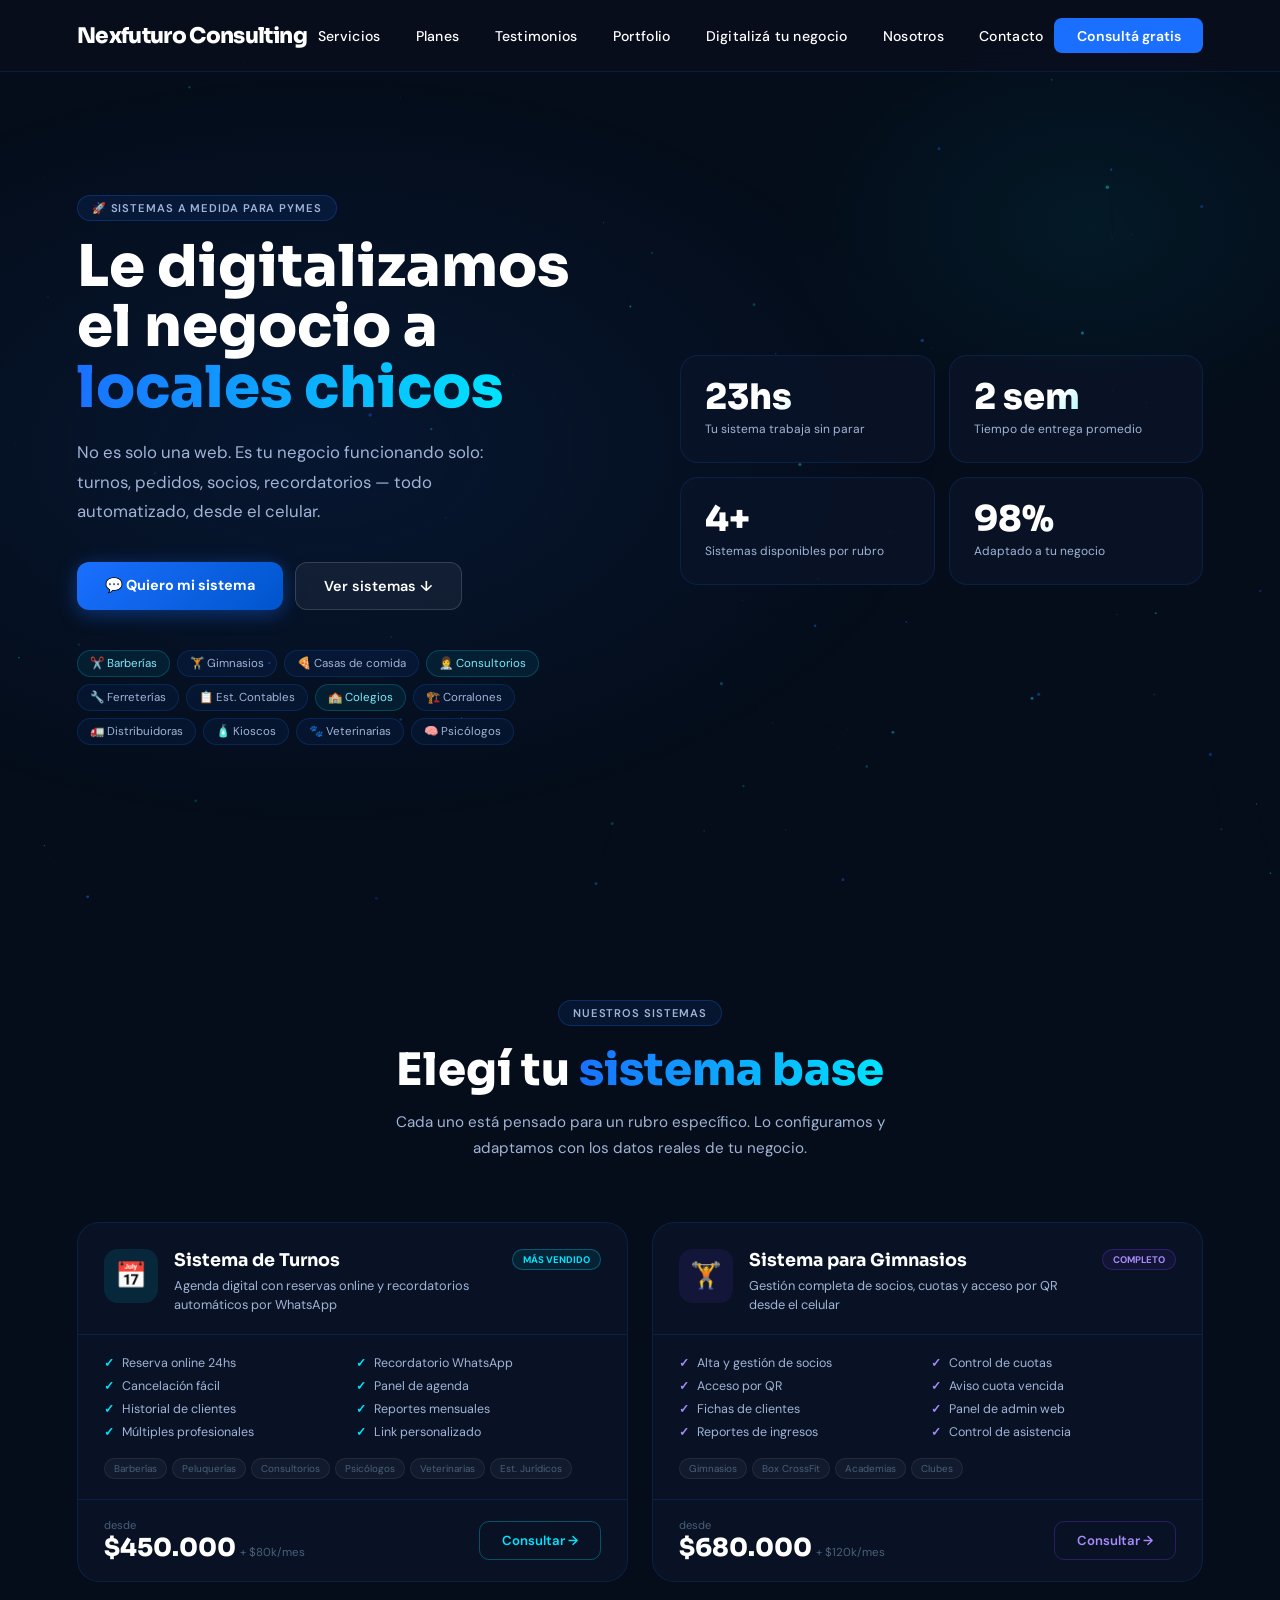
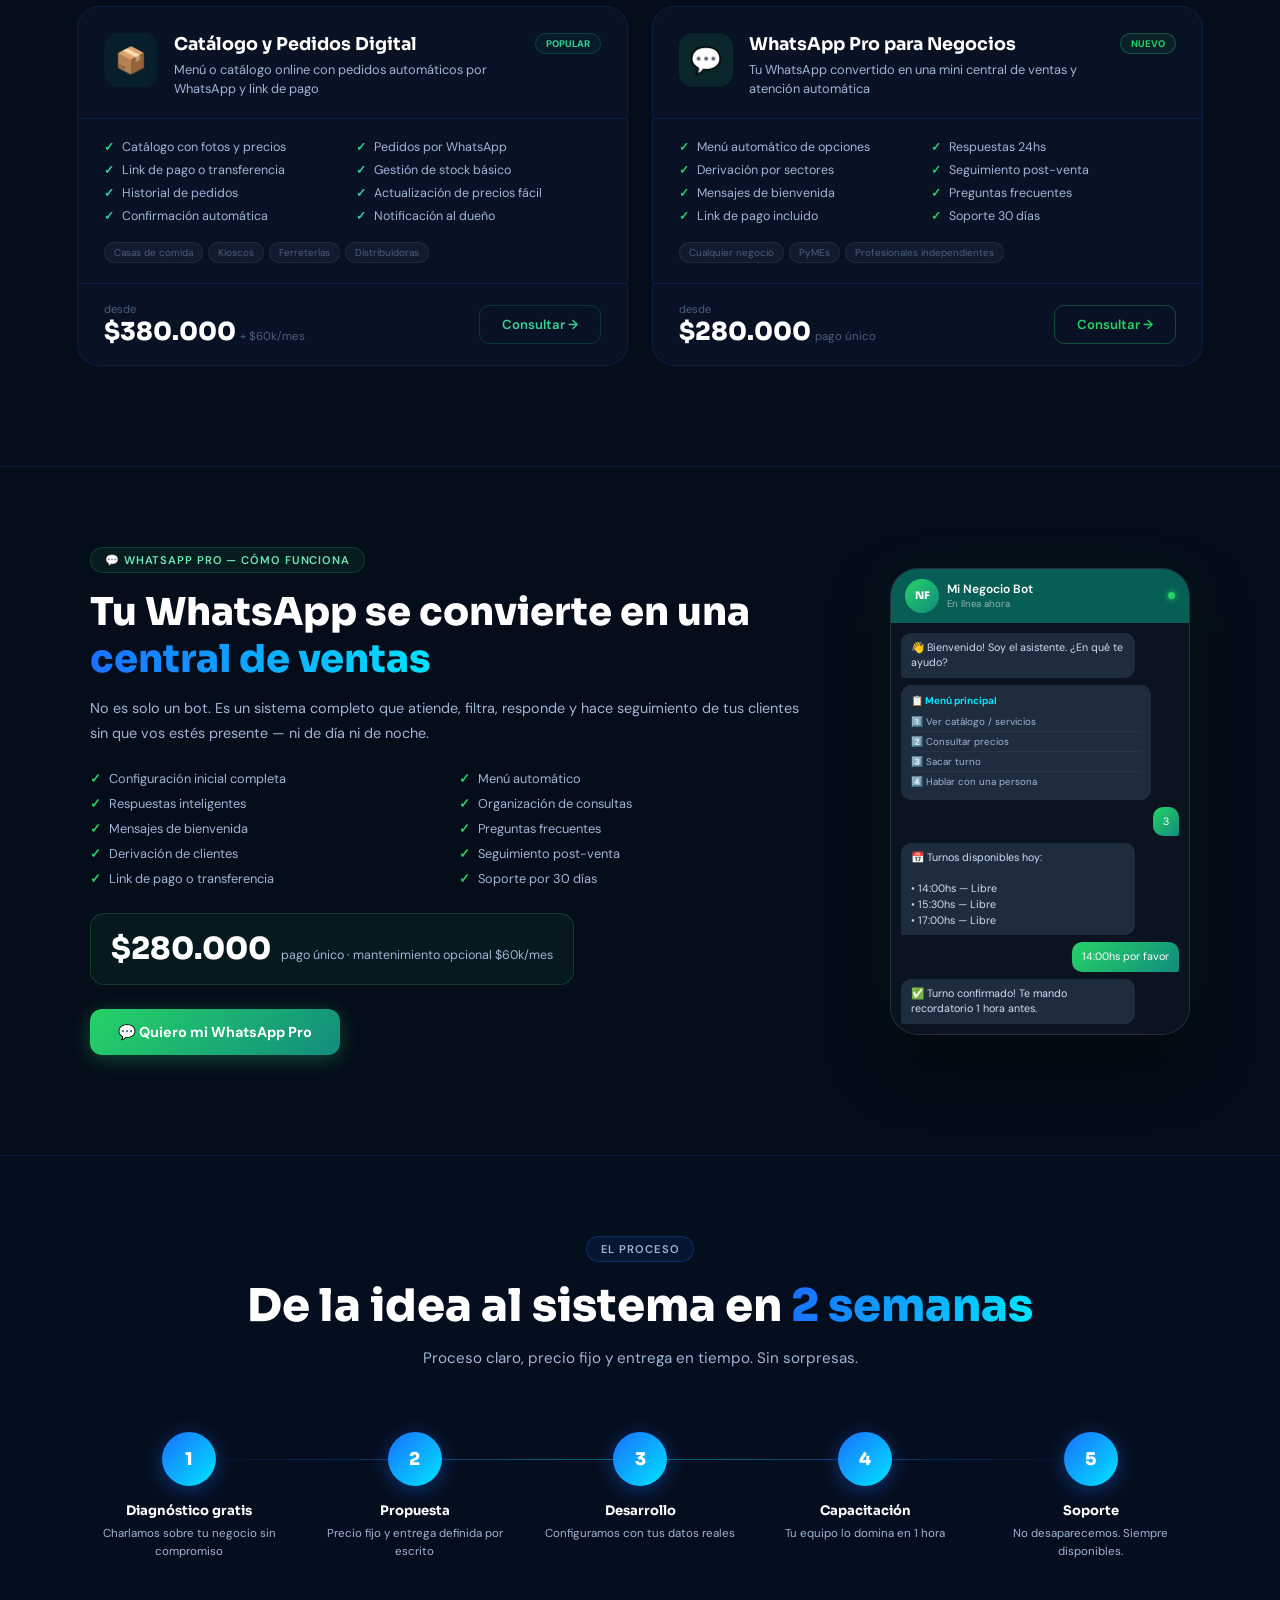
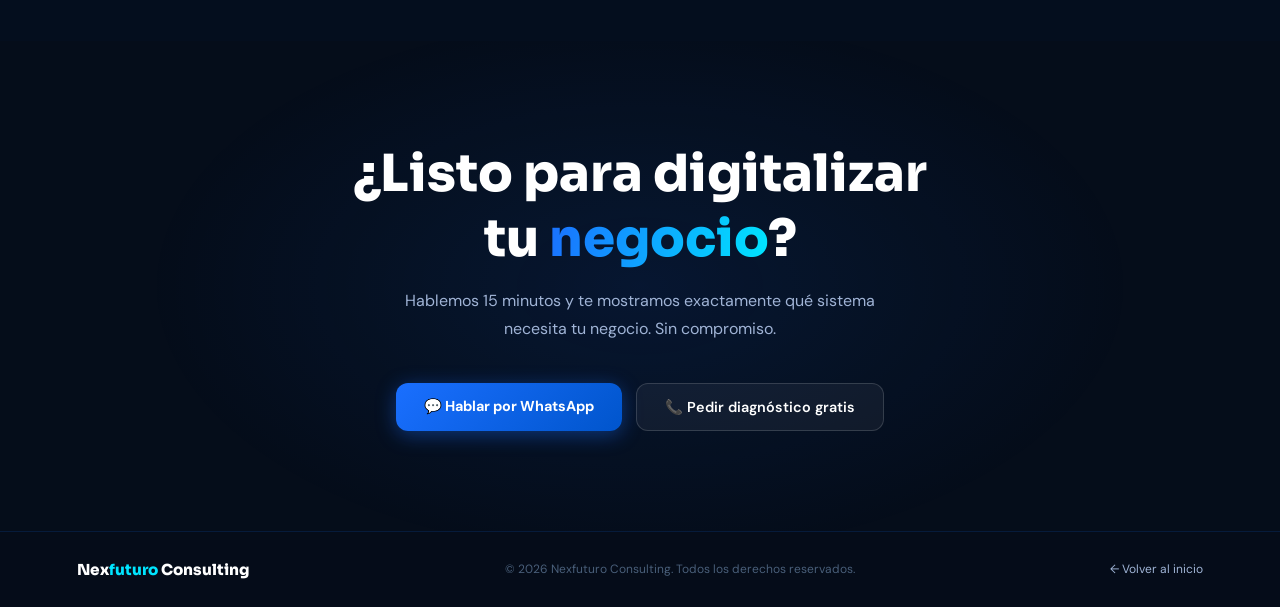
<file: sistemas.html>
﻿<!DOCTYPE html>
<html lang="es">
<head>
<meta charset="UTF-8">
<meta name="viewport" content="width=device-width, initial-scale=1.0">
<title>Sistemas a Medida — Nexfuturo Consulting</title>
<link href="https://fonts.googleapis.com/css2?family=Sora:wght@400;600;700;800;900&family=DM+Sans:wght@300;400;500&display=swap" rel="stylesheet">
<link rel="stylesheet" href="css/navbar.css">
<style>
:root {
  --bg: #050d1a;
  --blue: #1a6fff;
  --cyan: #00e5ff;
  --muted: #a0b4d6;
  --dim: #4a5f7a;
  --border: rgba(26,111,255,0.15);
  --card: rgba(10,20,40,0.8);
}
*, *::before, *::after { margin:0; padding:0; box-sizing:border-box; }
html { scroll-behavior: smooth; }
body { background: var(--bg); font-family: 'DM Sans', sans-serif; color: #fff; overflow-x: hidden; }

.hl { background: linear-gradient(100deg, var(--blue), var(--cyan)); -webkit-background-clip: text; -webkit-text-fill-color: transparent; background-clip: text; }
.section-label { display: inline-flex; align-items: center; gap: 6px; background: rgba(26,111,255,0.1); border: 1px solid rgba(26,111,255,0.25); color: var(--muted); padding: 5px 14px; border-radius: 50px; font-size: 0.7rem; font-weight: 600; letter-spacing: 0.08em; text-transform: uppercase; margin-bottom: 16px; }
.btn-p { background: linear-gradient(135deg, var(--blue), #0055cc); color: #fff; padding: 14px 28px; border-radius: 12px; font-weight: 700; font-size: 0.9rem; text-decoration: none; box-shadow: 0 4px 20px rgba(26,111,255,0.4); transition: transform 0.2s, box-shadow 0.2s; display: inline-block; }
.btn-p:hover { transform: translateY(-2px); box-shadow: 0 8px 30px rgba(26,111,255,0.6); }
.btn-s { background: rgba(255,255,255,0.05); border: 1px solid rgba(255,255,255,0.15); color: #fff; padding: 14px 28px; border-radius: 12px; font-weight: 600; font-size: 0.9rem; text-decoration: none; transition: background 0.2s; display: inline-block; }
.btn-s:hover { background: rgba(255,255,255,0.1); }

/* PARTÍCULAS */
#particles-canvas { position: fixed; inset: 0; pointer-events: none; z-index: 0; }

/* FADE IN */
.fade-in { opacity: 0; transform: translateY(28px); transition: opacity 0.7s ease, transform 0.7s ease; }
.fade-in.visible { opacity: 1; transform: translateY(0); }
.fd1 { transition-delay: 0.1s; }
.fd2 { transition-delay: 0.2s; }
.fd3 { transition-delay: 0.3s; }
.fd4 { transition-delay: 0.4s; }

/* navbar usa css/navbar.css */

/* HERO */
.sis-hero { min-height: 100vh; display: flex; align-items: center; padding: 120px 6% 80px; position: relative; z-index: 1; overflow: hidden; }
.sis-hero::before { content: ''; position: absolute; inset: 0; background: radial-gradient(ellipse 70% 60% at 25% 50%, rgba(26,111,255,0.1) 0%, transparent 70%), radial-gradient(ellipse 40% 40% at 85% 25%, rgba(0,229,255,0.06) 0%, transparent 60%); pointer-events: none; }
.sis-hero-grid { display: grid; grid-template-columns: 1fr 1fr; gap: 80px; align-items: center; width: 100%; max-width: 1200px; margin: 0 auto; position: relative; }
.sis-hero-content h1 { font-family: 'Sora', sans-serif; font-size: clamp(2.4rem, 4.5vw, 4rem); font-weight: 900; line-height: 1.05; margin-bottom: 20px; }
.sis-hero-content p { color: var(--muted); font-size: 1.05rem; line-height: 1.75; margin-bottom: 36px; max-width: 460px; }
.sis-hero-btns { display: flex; gap: 12px; flex-wrap: wrap; margin-bottom: 40px; }
.sis-hero-rubros { display: flex; flex-wrap: wrap; gap: 7px; }
.rubro-chip { background: rgba(26,111,255,0.07); border: 1px solid rgba(26,111,255,0.18); color: var(--muted); padding: 5px 12px; border-radius: 20px; font-size: 0.72rem; transition: all 0.2s; cursor: default; }
.rubro-chip:hover { background: rgba(26,111,255,0.18); color: #fff; }
.rubro-chip.hl-chip { background: rgba(0,229,255,0.07); border-color: rgba(0,229,255,0.2); color: #7ee8fa; }

/* STATS */
.sis-hero-stats { display: grid; grid-template-columns: 1fr 1fr; gap: 14px; }
.hstat { background: var(--card); border: 1px solid var(--border); border-radius: 18px; padding: 24px; transition: border-color 0.3s, box-shadow 0.3s, transform 0.3s; position: relative; overflow: hidden; }
.hstat::before { content: ''; position: absolute; inset: 0; background: radial-gradient(ellipse 80% 60% at 50% 0%, rgba(26,111,255,0.08), transparent 70%); opacity: 0; transition: opacity 0.3s; }
.hstat:hover { border-color: rgba(0,229,255,0.4); box-shadow: 0 0 30px rgba(0,229,255,0.1), 0 15px 40px rgba(0,0,0,0.3); transform: translateY(-4px); }
.hstat:hover::before { opacity: 1; }
.hstat-val { font-family: 'Sora', sans-serif; font-size: 2.2rem; font-weight: 900; background: linear-gradient(135deg, #fff 40%, var(--cyan)); -webkit-background-clip: text; -webkit-text-fill-color: transparent; background-clip: text; line-height: 1; }
.hstat-lbl { font-size: 0.75rem; color: var(--muted); margin-top: 6px; line-height: 1.4; }

/* SISTEMAS */
.sis-cards { padding: 100px 6%; position: relative; z-index: 1; }
.sis-sec-header { text-align: center; margin-bottom: 60px; }
.sis-sec-header h2 { font-family: 'Sora', sans-serif; font-size: clamp(1.9rem, 3.5vw, 2.8rem); font-weight: 800; margin-bottom: 12px; }
.sis-sec-header p { color: var(--muted); font-size: 0.95rem; max-width: 520px; margin: 0 auto; line-height: 1.7; }
.sis-grid { display: grid; grid-template-columns: repeat(2, 1fr); gap: 24px; }

/* CARDS */
.scard { background: var(--card); border: 1px solid var(--border); border-radius: 22px; overflow: hidden; transition: transform 0.3s cubic-bezier(0.34,1.56,0.64,1), border-color 0.3s, box-shadow 0.3s; position: relative; cursor: pointer; }
.scard::after { content: ''; position: absolute; inset: 0; background: radial-gradient(ellipse 80% 50% at 50% 0%, var(--glow, rgba(26,111,255,0.1)), transparent 70%); opacity: 0; transition: opacity 0.35s; pointer-events: none; }
.scard:hover { transform: translateY(-8px) scale(1.01); border-color: var(--ac, var(--cyan)); box-shadow: 0 0 40px var(--glow2, rgba(26,111,255,0.15)), 0 20px 50px rgba(0,0,0,0.35); }
.scard:hover::after { opacity: 1; }
.scard-header { padding: 26px 26px 20px; border-bottom: 1px solid var(--border); display: flex; align-items: flex-start; gap: 16px; }
.scard-icon-wrap { width: 54px; height: 54px; border-radius: 14px; display: flex; align-items: center; justify-content: center; font-size: 1.6rem; flex-shrink: 0; transition: transform 0.3s, box-shadow 0.3s; }
.scard:hover .scard-icon-wrap { transform: scale(1.12) rotate(-5deg); box-shadow: 0 0 20px var(--glow2, rgba(26,111,255,0.3)); }
.scard-info h3 { font-family: 'Sora', sans-serif; font-size: 1.1rem; font-weight: 700; color: #fff; margin-bottom: 5px; }
.scard-info p { font-size: 0.8rem; color: var(--muted); line-height: 1.5; }
.scard-badge { margin-left: auto; font-size: 0.6rem; font-weight: 700; padding: 3px 10px; border-radius: 20px; border: 1px solid; flex-shrink: 0; white-space: nowrap; }
.scard-body { padding: 20px 26px; }
.scard-features { display: grid; grid-template-columns: 1fr 1fr; gap: 7px; margin-bottom: 18px; }
.scard-feat { display: flex; align-items: center; gap: 8px; font-size: 0.78rem; color: var(--muted); }
.scard-feat::before { content: '✓'; color: var(--ac); font-weight: 700; flex-shrink: 0; }
.scard-rubros { display: flex; flex-wrap: wrap; gap: 5px; }
.scard-rubro { font-size: 0.62rem; padding: 3px 9px; border-radius: 20px; background: rgba(255,255,255,0.04); color: var(--dim); border: 1px solid rgba(255,255,255,0.07); }
.scard-footer { padding: 18px 26px; border-top: 1px solid var(--border); display: flex; align-items: center; justify-content: space-between; }
.scard-price .from { font-size: 0.7rem; color: var(--dim); }
.scard-price .val { font-family: 'Sora', sans-serif; font-size: 1.55rem; font-weight: 800; color: #fff; }
.scard-price .period { font-size: 0.72rem; color: var(--dim); margin-left: 4px; }
.scard-btn { padding: 10px 22px; border-radius: 10px; font-size: 0.82rem; font-weight: 600; border: 1px solid; cursor: pointer; transition: all 0.2s; text-decoration: none; background: transparent; }
.scard-btn:hover { color: #fff !important; }

/* WHATSAPP PRO */
.wa-section { padding: 80px 6% 100px; border-top: 1px solid var(--border); position: relative; z-index: 1; }
.wa-grid { display: grid; grid-template-columns: 1fr 300px; gap: 70px; align-items: center; max-width: 1100px; margin: 0 auto; }
.wa-section-label { display: inline-flex; align-items: center; gap: 6px; background: rgba(37,211,102,0.08); border: 1px solid rgba(37,211,102,0.2); color: #6ee7b7; padding: 5px 14px; border-radius: 50px; font-size: 0.7rem; font-weight: 600; letter-spacing: 0.08em; text-transform: uppercase; margin-bottom: 16px; }
.wa-content h2 { font-family: 'Sora', sans-serif; font-size: clamp(1.8rem, 3vw, 2.4rem); font-weight: 800; line-height: 1.2; margin-bottom: 14px; }
.wa-content p { color: var(--muted); font-size: 0.9rem; line-height: 1.75; margin-bottom: 24px; }
.wa-includes { display: grid; grid-template-columns: 1fr 1fr; gap: 8px; margin-bottom: 26px; }
.wa-inc { display: flex; align-items: center; gap: 8px; font-size: 0.8rem; color: var(--muted); }
.wa-inc::before { content: '✓'; color: #25d366; font-weight: 700; flex-shrink: 0; }
.wa-price-box { background: rgba(37,211,102,0.06); border: 1px solid rgba(37,211,102,0.2); border-radius: 14px; padding: 16px 20px; margin-bottom: 24px; display: inline-flex; align-items: baseline; gap: 10px; }
.wa-price-val { font-family: 'Sora', sans-serif; font-size: 1.9rem; font-weight: 900; color: #fff; }
.wa-price-note { font-size: 0.78rem; color: var(--muted); }
.wa-btn { background: linear-gradient(135deg, #25d366, #128c7e); color: #fff; padding: 14px 28px; border-radius: 12px; font-weight: 700; font-size: 0.9rem; text-decoration: none; display: inline-block; box-shadow: 0 4px 20px rgba(37,211,102,0.3); transition: transform 0.2s; }
.wa-btn:hover { transform: translateY(-2px); }
.wa-phone { background: #0d1b2a; border-radius: 28px; border: 1.5px solid rgba(255,255,255,0.1); overflow: hidden; box-shadow: 0 30px 60px rgba(0,0,0,0.5), 0 0 50px rgba(37,211,102,0.07); }
.wa-ph-header { background: #075e54; padding: 10px 14px; display: flex; align-items: center; gap: 8px; }
.wa-ph-avatar { width: 34px; height: 34px; background: linear-gradient(135deg, #25d366, #128c7e); border-radius: 50%; display: flex; align-items: center; justify-content: center; font-family: 'Sora', sans-serif; font-size: 0.65rem; font-weight: 800; color: #fff; flex-shrink: 0; }
.wa-ph-info h4 { color: #fff; font-size: 0.75rem; font-weight: 600; }
.wa-ph-info p { color: rgba(255,255,255,0.55); font-size: 0.6rem; }
.wa-ph-dot { width: 7px; height: 7px; background: #25d366; border-radius: 50%; margin-left: auto; box-shadow: 0 0 6px #25d366; }
.wa-ph-chat { background: #0b1320; padding: 10px; display: flex; flex-direction: column; gap: 7px; }
.wm { max-width: 84%; padding: 7px 10px; border-radius: 10px; font-size: 0.67rem; line-height: 1.45; }
.wm.r { background: #1e2d3d; color: #cde0f8; border-radius: 10px 10px 10px 2px; }
.wm.s { background: linear-gradient(135deg, #25d366, #128c7e); color: #fff; border-radius: 10px 10px 2px 10px; align-self: flex-end; }
.wm-menu { background: #1e2d3d; border-radius: 10px; padding: 9px 10px; max-width: 90%; }
.wm-menu-t { font-size: 0.62rem; font-weight: 700; color: #00e5ff; margin-bottom: 5px; }
.wm-item { font-size: 0.61rem; color: var(--muted); padding: 3px 0; border-bottom: 1px solid rgba(255,255,255,0.04); }
.wm-item:last-child { border: none; }

/* PROCESO */
.proceso { padding: 80px 6%; background: rgba(26,111,255,0.02); border-top: 1px solid var(--border); position: relative; z-index: 1; }
.proceso-steps { display: grid; grid-template-columns: repeat(5, 1fr); gap: 0; margin-top: 50px; position: relative; }
.proceso-steps::before { content: ''; position: absolute; top: 27px; left: 10%; right: 10%; height: 1px; background: linear-gradient(90deg, transparent, rgba(26,111,255,0.4), rgba(0,229,255,0.4), rgba(26,111,255,0.4), transparent); }
.step { text-align: center; padding: 0 10px; }
.step-num { width: 54px; height: 54px; border-radius: 50%; background: linear-gradient(135deg, var(--blue), var(--cyan)); display: flex; align-items: center; justify-content: center; font-family: 'Sora', sans-serif; font-size: 1.1rem; font-weight: 800; color: #fff; margin: 0 auto 16px; box-shadow: 0 4px 20px rgba(26,111,255,0.4); position: relative; z-index: 1; transition: transform 0.3s, box-shadow 0.3s; }
.step:hover .step-num { transform: scale(1.15); box-shadow: 0 8px 30px rgba(26,111,255,0.6); }
.step h4 { font-family: 'Sora', sans-serif; font-size: 0.82rem; font-weight: 700; color: #fff; margin-bottom: 6px; }
.step p { font-size: 0.72rem; color: var(--muted); line-height: 1.55; }

/* CTA */
.sis-cta { padding: 100px 6%; text-align: center; position: relative; z-index: 1; overflow: hidden; }
.sis-cta::before { content: ''; position: absolute; inset: 0; background: radial-gradient(ellipse 55% 80% at 50% 50%, rgba(26,111,255,0.1) 0%, transparent 70%); pointer-events: none; }
.sis-cta h2 { font-family: 'Sora', sans-serif; font-size: clamp(2.2rem, 4vw, 3.2rem); font-weight: 900; margin-bottom: 16px; position: relative; }
.sis-cta p { color: var(--muted); font-size: 1rem; max-width: 480px; margin: 0 auto 40px; position: relative; line-height: 1.75; }
.sis-cta-btns { display: flex; gap: 14px; justify-content: center; flex-wrap: wrap; position: relative; }

/* FOOTER */
.sis-footer { background: rgba(5,13,26,0.8); border-top: 1px solid var(--border); padding: 28px 6%; display: flex; align-items: center; justify-content: space-between; position: relative; z-index: 1; }
.sis-footer-logo { font-family: 'Sora', sans-serif; font-weight: 800; font-size: 0.95rem; color: #fff; }
.sis-footer-logo span { color: var(--cyan); }
.sis-footer p { font-size: 0.75rem; color: var(--dim); }
.sis-footer a { font-size: 0.75rem; color: var(--muted); text-decoration: none; }
.sis-footer a:hover { color: #fff; }
</style>
<style>/* fix-sistemas-mobile */
@media (max-width: 768px) {

  /* Hero sistemas - stack vertical */
  .sis-hero,
  .sistemas-hero,
  [class*="hero"] {
    grid-template-columns: 1fr !important;
    flex-direction: column !important;
  }

  /* Cards sistemas - 1 columna */
  .sistemas-grid,
  .sis-grid,
  [class*="sistemas-grid"],
  [class*="sis-grid"] {
    grid-template-columns: 1fr !important;
  }

  /* WhatsApp Pro section - stack */
  .wa-pro-section,
  .wa-section,
  [class*="wa-pro"],
  [class*="whatsapp-section"] {
    grid-template-columns: 1fr !important;
    flex-direction: column !important;
  }

  /* Mockup chat - centrar y achicar */
  .wa-mockup,
  .chat-mockup,
  [class*="mockup"] {
    max-width: 300px !important;
    width: 100% !important;
    margin: 0 auto !important;
    position: relative !important;
    right: auto !important;
    left: auto !important;
    top: auto !important;
  }

  /* Navbar hamburguesa en sistemas */
  .nav-links {
    display: none;
    flex-direction: column;
    position: absolute;
    top: 70px;
    left: 0;
    right: 0;
    background: #0a0f1e;
    padding: 20px;
    gap: 16px;
    z-index: 999;
    border-bottom: 1px solid rgba(26,111,255,0.2);
  }
  .nav-links.open { display: flex; }
  .nav-hamburger {
    display: flex !important;
    flex-direction: column;
    gap: 5px;
    cursor: pointer;
    padding: 8px;
  }
  .nav-hamburger span {
    display: block;
    width: 24px;
    height: 2px;
    background: white;
    border-radius: 2px;
  }
  nav { position: relative; }

  /* Proceso pasos - 2 columnas en mobile */
  .proceso-grid,
  [class*="proceso"],
  [class*="steps"] {
    grid-template-columns: repeat(2, 1fr) !important;
    gap: 16px !important;
  }

  /* Chips rubros - wrap */
  .rubros-grid,
  [class*="rubros"],
  [class*="chips"] {
    flex-wrap: wrap !important;
    justify-content: center !important;
  }
}
</style>
</head>
<body>

<canvas id="particles-canvas"></canvas>

<!-- NAVBAR — idéntico al index -->
<nav>
    <a href="index.html" class="logo">Nex<span>futuro</span> Consulting</a>
    <ul class="nav-links">
      <li><a href="index.html#servicios">Servicios</a></li>
      <li><a href="index.html#planes">Planes</a></li>
      <li><a href="index.html#testimonios">Testimonios</a></li>
      <li><a href="index.html#portfolio">Portfolio</a></li>
      <li><a href="sistemas.html" class="active">Digitaliz&#225; tu negocio</a></li>
      <li><a href="index.html#nosotros">Nosotros</a></li>
      <li><a href="index.html#contacto">Contacto</a></li>
    </ul>
    <a href="index.html#contacto" class="nav-cta">Consult&#225; gratis</a>
  </nav>

<!-- HERO -->
<section class="sis-hero">
  <div class="sis-hero-grid">
    <div class="sis-hero-content">
      <div class="section-label fade-in">🚀 Sistemas a medida para PyMEs</div>
      <h1 class="fade-in fd1">Le digitalizamos<br>el negocio a<br><span class="hl">locales chicos</span></h1>
      <p class="fade-in fd2">No es solo una web. Es tu negocio funcionando solo: turnos, pedidos, socios, recordatorios — todo automatizado, desde el celular.</p>
      <div class="sis-hero-btns fade-in fd3">
        <a href="https://wa.me/5491100000000" target="_blank" class="btn-p">💬 Quiero mi sistema</a>
        <a href="#sistemas" class="btn-s">Ver sistemas ↓</a>
      </div>
      <div class="sis-hero-rubros fade-in fd4">
        <span class="rubro-chip hl-chip">✂️ Barberías</span>
        <span class="rubro-chip">🏋️ Gimnasios</span>
        <span class="rubro-chip">🍕 Casas de comida</span>
        <span class="rubro-chip hl-chip">👩‍⚕️ Consultorios</span>
        <span class="rubro-chip">🔧 Ferreterías</span>
        <span class="rubro-chip">📋 Est. Contables</span>
        <span class="rubro-chip hl-chip">🏫 Colegios</span>
        <span class="rubro-chip">🏗️ Corralones</span>
        <span class="rubro-chip">🚛 Distribuidoras</span>
        <span class="rubro-chip">🧴 Kioscos</span>
        <span class="rubro-chip">🐾 Veterinarias</span>
        <span class="rubro-chip">🧠 Psicólogos</span>
      </div>
    </div>
    <div class="sis-hero-stats">
      <div class="hstat fade-in fd1">
        <div class="hstat-val" data-target="24" data-suffix="hs">0hs</div>
        <div class="hstat-lbl">Tu sistema trabaja sin parar</div>
      </div>
      <div class="hstat fade-in fd2">
        <div class="hstat-val" data-target="2" data-suffix=" sem">0 sem</div>
        <div class="hstat-lbl">Tiempo de entrega promedio</div>
      </div>
      <div class="hstat fade-in fd3">
        <div class="hstat-val" data-target="4" data-suffix="+">0+</div>
        <div class="hstat-lbl">Sistemas disponibles por rubro</div>
      </div>
      <div class="hstat fade-in fd4">
        <div class="hstat-val" data-target="100" data-suffix="%">0%</div>
        <div class="hstat-lbl">Adaptado a tu negocio</div>
      </div>
    </div>
  </div>
</section>

<!-- SISTEMAS -->
<section class="sis-cards" id="sistemas">
  <div class="sis-sec-header">
    <div class="section-label fade-in">Nuestros sistemas</div>
    <h2 class="fade-in fd1">Elegí tu <span class="hl">sistema base</span></h2>
    <p class="fade-in fd2">Cada uno está pensado para un rubro específico. Lo configuramos y adaptamos con los datos reales de tu negocio.</p>
  </div>
  <div class="sis-grid">

    <div class="scard fade-in" style="--ac:#00e5ff;--glow:rgba(0,229,255,0.08);--glow2:rgba(0,229,255,0.15)" id="turnos">
      <div class="scard-header">
        <div class="scard-icon-wrap" style="background:rgba(0,229,255,0.1)">📅</div>
        <div class="scard-info"><h3>Sistema de Turnos</h3><p>Agenda digital con reservas online y recordatorios automáticos por WhatsApp</p></div>
        <div class="scard-badge" style="color:#00e5ff;border-color:rgba(0,229,255,0.3);background:rgba(0,229,255,0.08)">MÁS VENDIDO</div>
      </div>
      <div class="scard-body">
        <div class="scard-features">
          <div class="scard-feat">Reserva online 24hs</div>
          <div class="scard-feat">Recordatorio WhatsApp</div>
          <div class="scard-feat">Cancelación fácil</div>
          <div class="scard-feat">Panel de agenda</div>
          <div class="scard-feat">Historial de clientes</div>
          <div class="scard-feat">Reportes mensuales</div>
          <div class="scard-feat">Múltiples profesionales</div>
          <div class="scard-feat">Link personalizado</div>
        </div>
        <div class="scard-rubros">
          <span class="scard-rubro">Barberías</span><span class="scard-rubro">Peluquerías</span>
          <span class="scard-rubro">Consultorios</span><span class="scard-rubro">Psicólogos</span>
          <span class="scard-rubro">Veterinarias</span><span class="scard-rubro">Est. Jurídicos</span>
        </div>
      </div>
      <div class="scard-footer">
        <div class="scard-price"><div class="from">desde</div><span class="val">$450.000</span><span class="period">+ $80k/mes</span></div>
        <a href="https://wa.me/5491100000000?text=Hola!%20Me%20interesa%20el%20Sistema%20de%20Turnos" target="_blank" class="scard-btn" style="color:#00e5ff;border-color:rgba(0,229,255,0.3)">Consultar →</a>
      </div>
    </div>

    <div class="scard fade-in fd1" style="--ac:#a78bfa;--glow:rgba(124,58,237,0.08);--glow2:rgba(124,58,237,0.2)" id="gimnasios">
      <div class="scard-header">
        <div class="scard-icon-wrap" style="background:rgba(124,58,237,0.1)">🏋️</div>
        <div class="scard-info"><h3>Sistema para Gimnasios</h3><p>Gestión completa de socios, cuotas y acceso por QR desde el celular</p></div>
        <div class="scard-badge" style="color:#a78bfa;border-color:rgba(124,58,237,0.3);background:rgba(124,58,237,0.08)">COMPLETO</div>
      </div>
      <div class="scard-body">
        <div class="scard-features">
          <div class="scard-feat">Alta y gestión de socios</div>
          <div class="scard-feat">Control de cuotas</div>
          <div class="scard-feat">Acceso por QR</div>
          <div class="scard-feat">Aviso cuota vencida</div>
          <div class="scard-feat">Fichas de clientes</div>
          <div class="scard-feat">Panel de admin web</div>
          <div class="scard-feat">Reportes de ingresos</div>
          <div class="scard-feat">Control de asistencia</div>
        </div>
        <div class="scard-rubros">
          <span class="scard-rubro">Gimnasios</span><span class="scard-rubro">Box CrossFit</span>
          <span class="scard-rubro">Academias</span><span class="scard-rubro">Clubes</span>
        </div>
      </div>
      <div class="scard-footer">
        <div class="scard-price"><div class="from">desde</div><span class="val">$680.000</span><span class="period">+ $120k/mes</span></div>
        <a href="https://wa.me/5491100000000?text=Hola!%20Me%20interesa%20el%20Sistema%20para%20Gimnasios" target="_blank" class="scard-btn" style="color:#a78bfa;border-color:rgba(124,58,237,0.3)">Consultar →</a>
      </div>
    </div>

    <div class="scard fade-in fd2" style="--ac:#34d399;--glow:rgba(5,150,105,0.08);--glow2:rgba(5,150,105,0.2)" id="catalogo">
      <div class="scard-header">
        <div class="scard-icon-wrap" style="background:rgba(5,150,105,0.1)">📦</div>
        <div class="scard-info"><h3>Catálogo y Pedidos Digital</h3><p>Menú o catálogo online con pedidos automáticos por WhatsApp y link de pago</p></div>
        <div class="scard-badge" style="color:#34d399;border-color:rgba(5,150,105,0.3);background:rgba(5,150,105,0.08)">POPULAR</div>
      </div>
      <div class="scard-body">
        <div class="scard-features">
          <div class="scard-feat">Catálogo con fotos y precios</div>
          <div class="scard-feat">Pedidos por WhatsApp</div>
          <div class="scard-feat">Link de pago o transferencia</div>
          <div class="scard-feat">Gestión de stock básico</div>
          <div class="scard-feat">Historial de pedidos</div>
          <div class="scard-feat">Actualización de precios fácil</div>
          <div class="scard-feat">Confirmación automática</div>
          <div class="scard-feat">Notificación al dueño</div>
        </div>
        <div class="scard-rubros">
          <span class="scard-rubro">Casas de comida</span><span class="scard-rubro">Kioscos</span>
          <span class="scard-rubro">Ferreterías</span><span class="scard-rubro">Distribuidoras</span>
        </div>
      </div>
      <div class="scard-footer">
        <div class="scard-price"><div class="from">desde</div><span class="val">$380.000</span><span class="period">+ $60k/mes</span></div>
        <a href="https://wa.me/5491100000000?text=Hola!%20Me%20interesa%20el%20Cat%C3%A1logo%20Digital" target="_blank" class="scard-btn" style="color:#34d399;border-color:rgba(5,150,105,0.3)">Consultar →</a>
      </div>
    </div>

    <div class="scard fade-in fd3" style="--ac:#25d366;--glow:rgba(37,211,102,0.08);--glow2:rgba(37,211,102,0.2)" id="whatsapp">
      <div class="scard-header">
        <div class="scard-icon-wrap" style="background:rgba(37,211,102,0.1)">💬</div>
        <div class="scard-info"><h3>WhatsApp Pro para Negocios</h3><p>Tu WhatsApp convertido en una mini central de ventas y atención automática</p></div>
        <div class="scard-badge" style="color:#25d366;border-color:rgba(37,211,102,0.3);background:rgba(37,211,102,0.08)">NUEVO</div>
      </div>
      <div class="scard-body">
        <div class="scard-features">
          <div class="scard-feat">Menú automático de opciones</div>
          <div class="scard-feat">Respuestas 24hs</div>
          <div class="scard-feat">Derivación por sectores</div>
          <div class="scard-feat">Seguimiento post-venta</div>
          <div class="scard-feat">Mensajes de bienvenida</div>
          <div class="scard-feat">Preguntas frecuentes</div>
          <div class="scard-feat">Link de pago incluido</div>
          <div class="scard-feat">Soporte 30 días</div>
        </div>
        <div class="scard-rubros">
          <span class="scard-rubro">Cualquier negocio</span>
          <span class="scard-rubro">PyMEs</span>
          <span class="scard-rubro">Profesionales independientes</span>
        </div>
      </div>
      <div class="scard-footer">
        <div class="scard-price"><div class="from">desde</div><span class="val">$280.000</span><span class="period">pago único</span></div>
        <a href="https://wa.me/5491100000000?text=Hola!%20Me%20interesa%20el%20WhatsApp%20Pro" target="_blank" class="scard-btn" style="color:#25d366;border-color:rgba(37,211,102,0.3)">Consultar →</a>
      </div>
    </div>

  </div>
</section>

<!-- WHATSAPP PRO DETALLE -->
<section class="wa-section">
  <div class="wa-grid">
    <div class="wa-content">
      <div class="wa-section-label fade-in">💬 WhatsApp Pro — Cómo funciona</div>
      <h2 class="fade-in fd1">Tu WhatsApp se convierte en una <span class="hl">central de ventas</span></h2>
      <p class="fade-in fd2">No es solo un bot. Es un sistema completo que atiende, filtra, responde y hace seguimiento de tus clientes sin que vos estés presente — ni de día ni de noche.</p>
      <div class="wa-includes fade-in fd2">
        <div class="wa-inc">Configuración inicial completa</div>
        <div class="wa-inc">Menú automático</div>
        <div class="wa-inc">Respuestas inteligentes</div>
        <div class="wa-inc">Organización de consultas</div>
        <div class="wa-inc">Mensajes de bienvenida</div>
        <div class="wa-inc">Preguntas frecuentes</div>
        <div class="wa-inc">Derivación de clientes</div>
        <div class="wa-inc">Seguimiento post-venta</div>
        <div class="wa-inc">Link de pago o transferencia</div>
        <div class="wa-inc">Soporte por 30 días</div>
      </div>
      <div class="wa-price-box fade-in fd3">
        <span class="wa-price-val">$280.000</span>
        <span class="wa-price-note">pago único · mantenimiento opcional $60k/mes</span>
      </div>
      <a href="https://wa.me/5491100000000?text=Hola!%20Quiero%20mi%20WhatsApp%20Pro" target="_blank" class="wa-btn fade-in fd3">💬 Quiero mi WhatsApp Pro</a>
    </div>
    <div class="fade-in fd2">
      <div class="wa-phone">
        <div class="wa-ph-header">
          <div class="wa-ph-avatar">NF</div>
          <div class="wa-ph-info"><h4>Mi Negocio Bot</h4><p>En línea ahora</p></div>
          <div class="wa-ph-dot"></div>
        </div>
        <div class="wa-ph-chat">
          <div class="wm r">👋 Bienvenido! Soy el asistente. ¿En qué te ayudo?</div>
          <div class="wm-menu">
            <div class="wm-menu-t">📋 Menú principal</div>
            <div class="wm-item">1️⃣ Ver catálogo / servicios</div>
            <div class="wm-item">2️⃣ Consultar precios</div>
            <div class="wm-item">3️⃣ Sacar turno</div>
            <div class="wm-item">4️⃣ Hablar con una persona</div>
          </div>
          <div class="wm s">3</div>
          <div class="wm r">📅 Turnos disponibles hoy:<br><br>• 14:00hs — Libre<br>• 15:30hs — Libre<br>• 17:00hs — Libre</div>
          <div class="wm s">14:00hs por favor</div>
          <div class="wm r">✅ Turno confirmado! Te mando recordatorio 1 hora antes.</div>
        </div>
      </div>
    </div>
  </div>
</section>

<!-- PROCESO -->
<section class="proceso">
  <div class="sis-sec-header">
    <div class="section-label fade-in">El proceso</div>
    <h2 class="fade-in fd1">De la idea al sistema en <span class="hl">2 semanas</span></h2>
    <p class="fade-in fd2">Proceso claro, precio fijo y entrega en tiempo. Sin sorpresas.</p>
  </div>
  <div class="proceso-steps">
    <div class="step fade-in"><div class="step-num">1</div><h4>Diagnóstico gratis</h4><p>Charlamos sobre tu negocio sin compromiso</p></div>
    <div class="step fade-in fd1"><div class="step-num">2</div><h4>Propuesta</h4><p>Precio fijo y entrega definida por escrito</p></div>
    <div class="step fade-in fd2"><div class="step-num">3</div><h4>Desarrollo</h4><p>Configuramos con tus datos reales</p></div>
    <div class="step fade-in fd3"><div class="step-num">4</div><h4>Capacitación</h4><p>Tu equipo lo domina en 1 hora</p></div>
    <div class="step fade-in fd4"><div class="step-num">5</div><h4>Soporte</h4><p>No desaparecemos. Siempre disponibles.</p></div>
  </div>
</section>

<!-- CTA -->
<section class="sis-cta">
  <h2 class="fade-in">¿Listo para digitalizar<br>tu <span class="hl">negocio</span>?</h2>
  <p class="fade-in fd1">Hablemos 15 minutos y te mostramos exactamente qué sistema necesita tu negocio. Sin compromiso.</p>
  <div class="sis-cta-btns fade-in fd2">
    <a href="https://wa.me/5491100000000" target="_blank" class="btn-p">💬 Hablar por WhatsApp</a>
    <a href="index.html#contacto" class="btn-s">📞 Pedir diagnóstico gratis</a>
  </div>
</section>

<!-- FOOTER -->
<footer class="sis-footer">
  <div class="sis-footer-logo">Nex<span>futuro</span> Consulting</div>
  <p>© 2026 Nexfuturo Consulting. Todos los derechos reservados.</p>
  <a href="index.html">← Volver al inicio</a>
</footer>

<script>
// PARTÍCULAS
const canvas = document.getElementById('particles-canvas');
const ctx = canvas.getContext('2d');
let particles = [], W, H;
function resize() { W = canvas.width = window.innerWidth; H = canvas.height = window.innerHeight; }
resize(); window.addEventListener('resize', resize);
function mkP() { return { x:Math.random()*W, y:Math.random()*H, r:Math.random()*1.5+0.3, dx:(Math.random()-0.5)*0.3, dy:(Math.random()-0.5)*0.3, alpha:Math.random()*0.4+0.1, color:Math.random()>0.5?'26,111,255':'0,229,255' }; }
for(let i=0;i<80;i++) particles.push(mkP());
function draw() {
  ctx.clearRect(0,0,W,H);
  particles.forEach(p => {
    ctx.beginPath(); ctx.arc(p.x,p.y,p.r,0,Math.PI*2);
    ctx.fillStyle=`rgba(${p.color},${p.alpha})`; ctx.fill();
    p.x+=p.dx; p.y+=p.dy;
    if(p.x<0||p.x>W) p.dx*=-1; if(p.y<0||p.y>H) p.dy*=-1;
  });
  for(let i=0;i<particles.length;i++) for(let j=i+1;j<particles.length;j++) {
    const dx=particles[i].x-particles[j].x, dy=particles[i].y-particles[j].y, d=Math.sqrt(dx*dx+dy*dy);
    if(d<120){ ctx.beginPath(); ctx.moveTo(particles[i].x,particles[i].y); ctx.lineTo(particles[j].x,particles[j].y); ctx.strokeStyle=`rgba(26,111,255,${0.06*(1-d/120)})`; ctx.lineWidth=0.5; ctx.stroke(); }
  }
  requestAnimationFrame(draw);
}
draw();

// FADE IN
const obs = new IntersectionObserver(entries => entries.forEach(e => { if(e.isIntersecting){ e.target.classList.add('visible'); obs.unobserve(e.target); } }), { threshold:0.12 });
document.querySelectorAll('.fade-in').forEach(el => obs.observe(el));
setTimeout(() => document.querySelectorAll('.sis-hero .fade-in').forEach(el => el.classList.add('visible')), 100);

// CONTADORES
function counter(el) {
  const t=parseInt(el.dataset.target), s=el.dataset.suffix||'', d=1800, st=performance.now();
  function u(n){ const p=Math.min((n-st)/d,1), e=1-Math.pow(1-p,3); el.textContent=Math.round(e*t)+s; if(p<1) requestAnimationFrame(u); }
  requestAnimationFrame(u);
}
const cObs = new IntersectionObserver(entries => entries.forEach(e => { if(e.isIntersecting&&e.target.dataset.target){ counter(e.target); cObs.unobserve(e.target); } }), { threshold:0.5 });
document.querySelectorAll('[data-target]').forEach(el => cObs.observe(el));
setTimeout(() => document.querySelectorAll('.sis-hero [data-target]').forEach(el => counter(el)), 500);
</script>
</body>
</html>
</file>
<file: css/styles.css>
/* ============================================
   NEXFUTURO CONSULTING — Estilos Principales
   styles.css
   ============================================ */

/* ── VARIABLES GLOBALES ── */
:root {
  --navy:       #0a0f1e;
  --navy2:      #101728;
  --blue:       #1a6fff;
  --blue-light: #3d8bff;
  --accent:     #00e5ff;
  --white:      #ffffff;
  --gray:       #8a9bb8;
  --light-bg:   #f4f7ff;
  --border:     rgba(255, 255, 255, 0.07);
}

/* ── RESET Y BASE ── */
* {
  margin: 0;
  padding: 0;
  box-sizing: border-box;
}

html {
  scroll-behavior: smooth;
}

body {
  font-family: 'DM Sans', sans-serif;
  background: var(--navy);
  color: var(--white);
  overflow-x: hidden;
}

/* ── TIPOGRAFÍA GENERAL ── */
.section-label {
  display: inline-block;
  font-size: 0.75rem;
  font-weight: 700;
  letter-spacing: 0.12em;
  text-transform: uppercase;
  color: var(--accent);
  margin-bottom: 1rem;
}

.section-title {
  font-family: 'Sora', sans-serif;
  font-size: clamp(2rem, 4vw, 3rem);
  font-weight: 800;
  line-height: 1.15;
  letter-spacing: -0.02em;
  max-width: 600px;
}

.section-sub {
  color: var(--gray);
  font-size: 1rem;
  line-height: 1.7;
  margin-top: 1rem;
  max-width: 520px;
}

/* ── SECCIONES ── */
section {
  padding: 100px 6%;
}

/* ── BOTONES GENERALES ── */
.btn-primary {
  background: var(--blue);
  color: #fff;
  padding: 0.85rem 2rem;
  border-radius: 10px;
  font-size: 0.95rem;
  font-weight: 600;
  text-decoration: none;
  display: flex;
  align-items: center;
  gap: 0.5rem;
  transition: transform 0.2s, background 0.2s;
  box-shadow: 0 0 30px rgba(26, 111, 255, 0.4);
}
.btn-primary:hover {
  background: var(--blue-light);
  transform: translateY(-2px);
}

.btn-secondary {
  border: 1px solid rgba(255, 255, 255, 0.2);
  color: var(--white);
  padding: 0.85rem 2rem;
  border-radius: 10px;
  font-size: 0.95rem;
  font-weight: 600;
  text-decoration: none;
  transition: border-color 0.2s, transform 0.2s;
}
.btn-secondary:hover {
  border-color: var(--accent);
  transform: translateY(-2px);
}

/* ── ANIMACIONES ── */
@keyframes fadeUp {
  from { opacity: 0; transform: translateY(24px); }
  to   { opacity: 1; transform: translateY(0); }
}
</file>
<file: css/navbar.css>
/* ============================================
   NEXFUTURO CONSULTING — Navegación
   navbar.css
   ============================================ */

nav {
  position: fixed;
  top: 0; left: 0; right: 0;
  z-index: 100;
  display: flex;
  align-items: center;
  justify-content: space-between;
  padding: 0 6%;
  height: 72px;
  background: rgba(10, 15, 30, 0.85);
  backdrop-filter: blur(16px);
  border-bottom: 1px solid var(--border);
}

.logo {
  font-family: 'Sora', sans-serif;
  font-size: 1.35rem;
  font-weight: 800;
  letter-spacing: -0.03em;
  text-decoration: none;
  color: var(--white);
}
.logo span {
  color: var(--accent);
}

.nav-links {
  display: flex;
  gap: 2.2rem;
  list-style: none;
}
.nav-links a {
  font-size: 0.88rem;
  font-weight: 500;
  color: var(--gray);
  text-decoration: none;
  letter-spacing: 0.02em;
  transition: color 0.2s;
}
.nav-links a:hover {
  color: var(--white);
}

.nav-cta {
  background: var(--blue);
  color: #fff;
  padding: 0.55rem 1.4rem;
  border-radius: 8px;
  font-size: 0.88rem;
  font-weight: 600;
  text-decoration: none;
  transition: background 0.2s;
}
.nav-cta:hover {
  background: var(--blue-light);
}
</file>
<file: css/hero.css>
﻿/* ============================================================
   NEXFUTURO CONSULTING - Hero + Phone Mockup
   ============================================================ */

.hero {
  min-height: 100vh;
  display: grid;
  grid-template-columns: 1fr 1fr;
  align-items: center;
  padding: 120px 6% 80px;
  position: relative;
  overflow: hidden;
  gap: 2rem;
}

.hero-bg {
  position: absolute; inset: 0; z-index: 0;
  background:
    radial-gradient(ellipse 55% 70% at 75% 45%, rgba(26,111,255,0.14) 0%, transparent 65%),
    radial-gradient(ellipse 40% 50% at 15% 80%, rgba(0,229,255,0.07) 0%, transparent 60%);
}

.hero-grid {
  position: absolute; inset: 0; z-index: 0;
  background-image:
    linear-gradient(rgba(26,111,255,0.04) 1px, transparent 1px),
    linear-gradient(90deg, rgba(26,111,255,0.04) 1px, transparent 1px);
  background-size: 60px 60px;
}

/* ---- Columna izquierda ---- */
.hero-content {
  position: relative; z-index: 2;
  max-width: 580px;
}

.hero-badge {
  display: inline-flex; align-items: center; gap: 0.5rem;
  background: rgba(26,111,255,0.12);
  border: 1px solid rgba(26,111,255,0.3);
  color: #a0b4d6;
  padding: 0.45rem 1rem;
  border-radius: 50px;
  font-size: 0.75rem;
  font-weight: 600;
  letter-spacing: 0.08em;
  text-transform: uppercase;
  margin-bottom: 1.5rem;
}

.hero-content h1 {
  font-family: 'Sora', sans-serif;
  font-size: clamp(2.4rem, 4.5vw, 3.6rem);
  font-weight: 800;
  line-height: 1.1;
  color: #fff;
  margin-bottom: 1.2rem;
}

.hl {
  background: linear-gradient(135deg, #1a6fff, #00e5ff);
  -webkit-background-clip: text;
  -webkit-text-fill-color: transparent;
  background-clip: text;
}

.hero-content p {
  font-size: 1.05rem;
  color: #a0b4d6;
  line-height: 1.7;
  max-width: 480px;
  margin-bottom: 2rem;
}

.hero-buttons {
  display: flex; gap: 1rem; flex-wrap: wrap;
  margin-bottom: 2.5rem;
}

.btn-primary {
  background: linear-gradient(135deg, #1a6fff, #0055cc);
  color: #fff;
  padding: 0.85rem 2rem;
  border-radius: 12px;
  font-weight: 600;
  font-size: 0.95rem;
  text-decoration: none;
  transition: transform 0.2s, box-shadow 0.2s;
  box-shadow: 0 4px 20px rgba(26,111,255,0.35);
}
.btn-primary:hover { transform: translateY(-2px); box-shadow: 0 8px 30px rgba(26,111,255,0.5); }

.btn-secondary {
  background: rgba(255,255,255,0.06);
  border: 1px solid rgba(255,255,255,0.15);
  color: #fff;
  padding: 0.85rem 2rem;
  border-radius: 12px;
  font-weight: 600;
  font-size: 0.95rem;
  text-decoration: none;
  transition: background 0.2s, border-color 0.2s;
}
.btn-secondary:hover { background: rgba(255,255,255,0.1); border-color: rgba(255,255,255,0.3); }

.hero-stats {
  display: flex; gap: 2rem; flex-wrap: wrap;
}
.stat-item { display: flex; flex-direction: column; }
.stat-num {
  font-family: 'Sora', sans-serif;
  font-size: 1.8rem;
  font-weight: 800;
  color: #fff;
  line-height: 1;
}
.stat-num span { color: #00e5ff; }
.stat-label { font-size: 0.78rem; color: #6b7fa3; margin-top: 0.3rem; }

/* ---- Columna derecha: Phone Mockup ---- */
.hero-visual {
  position: relative;
  z-index: 2;
  display: flex;
  align-items: center;
  justify-content: center;
  height: 580px;
  animation: fadeUp 0.9s 0.3s ease both;
}

.phone-glow {
  position: absolute;
  width: 300px; height: 300px;
  background: radial-gradient(circle, rgba(26,111,255,0.2) 0%, transparent 70%);
  border-radius: 50%;
  z-index: 0;
  animation: pulseGlow 3s ease-in-out infinite;
}

@keyframes pulseGlow {
  0%,100% { transform: scale(1); opacity: 0.6; }
  50%      { transform: scale(1.15); opacity: 1; }
}

.phone-mockup {
  width: 265px;
  height: 520px;
  background: #0d1b2a;
  border-radius: 36px;
  border: 2px solid rgba(255,255,255,0.12);
  overflow: hidden;
  box-shadow:
    0 40px 80px rgba(0,0,0,0.6),
    0 0 0 1px rgba(255,255,255,0.05),
    0 0 60px rgba(26,111,255,0.2);
  position: relative;
  z-index: 1;
  flex-shrink: 0;
}

.phone-notch {
  width: 80px; height: 22px;
  background: #050d1a;
  border-radius: 0 0 14px 14px;
  margin: 0 auto;
}

.wa-header {
  background: #075e54;
  padding: 10px 14px;
  display: flex;
  align-items: center;
  gap: 10px;
}

.wa-avatar {
  width: 36px;
  height: 36px;
  background: linear-gradient(135deg, #00e5ff, #1a6fff);
  border-radius: 50%;
  display: flex;
  align-items: center;
  justify-content: center;
  font-family: 'Sora', sans-serif;
  font-size: 0.72rem;
  font-weight: 800;
  color: #fff;
  letter-spacing: 0.02em;
  flex-shrink: 0;
}

.wa-info h4 { color: #fff; font-size: 0.8rem; font-weight: 600; font-family: 'Sora', sans-serif; }
.wa-info p  { color: rgba(255,255,255,0.65); font-size: 0.63rem; }

.wa-online {
  width: 8px; height: 8px;
  background: #25d366;
  border-radius: 50%;
  margin-left: auto;
  box-shadow: 0 0 6px #25d366;
  animation: waPulse 2s infinite;
}
@keyframes waPulse { 0%,100%{opacity:1} 50%{opacity:0.4} }

.chat {
  padding: 12px;
  display: flex;
  flex-direction: column;
  gap: 8px;
  height: 390px;
  overflow: hidden;
  background: #0b1320;
}

.msg {
  max-width: 80%;
  padding: 8px 11px;
  border-radius: 12px;
  font-size: 0.7rem;
  line-height: 1.45;
  opacity: 0;
  transform: translateY(8px);
  transition: all 0.35s ease;
}
.msg.show { opacity: 1; transform: translateY(0); }
.msg.recv {
  background: #1e2d3d;
  color: #d1e3f8;
  border-radius: 12px 12px 12px 2px;
  align-self: flex-start;
}
.msg.sent {
  background: linear-gradient(135deg, #1a6fff, #0055cc);
  color: #fff;
  border-radius: 12px 12px 2px 12px;
  align-self: flex-end;
}
.msg .time { font-size: 0.58rem; opacity: 0.55; margin-top: 3px; text-align: right; }

.typing {
  display: flex; gap: 4px;
  padding: 8px 12px;
  background: #1e2d3d;
  border-radius: 12px;
  width: fit-content;
  opacity: 0;
  transition: opacity 0.3s;
  align-self: flex-start;
}
.typing.show { opacity: 1; }
.typing span {
  width: 6px; height: 6px;
  background: #6b7fa3;
  border-radius: 50%;
  animation: typeBounce 1.2s infinite;
}
.typing span:nth-child(2) { animation-delay: 0.2s; }
.typing span:nth-child(3) { animation-delay: 0.4s; }
@keyframes typeBounce { 0%,60%,100%{transform:translateY(0)} 30%{transform:translateY(-5px)} }

/* Tags flotantes */
.hero-tag {
  position: absolute;
  background: rgba(10,20,40,0.9);
  border: 1px solid rgba(26,111,255,0.35);
  backdrop-filter: blur(12px);
  color: #e0eaff;
  font-size: 0.75rem;
  font-weight: 600;
  padding: 0.45rem 0.9rem;
  border-radius: 50px;
  display: flex; align-items: center; gap: 0.45rem;
  white-space: nowrap;
  z-index: 3;
  pointer-events: none;
}
.hero-tag .dot {
  width: 7px; height: 7px;
  background: #00e5ff;
  border-radius: 50%;
  box-shadow: 0 0 6px #00e5ff;
  animation: dotPulse 2s infinite;
  flex-shrink: 0;
}
@keyframes dotPulse { 0%,100%{opacity:1} 50%{opacity:0.3} }

.hero-tag-1 { top: 8%;   left: 2%;  animation: float1 4s ease-in-out infinite; }
.hero-tag-2 { top: 42%;  right: 0%; animation: float2 4.5s ease-in-out infinite; }
.hero-tag-3 { bottom: 8%; left: 4%; animation: float3 5s ease-in-out infinite; }

@keyframes float1 { 0%,100%{transform:translateY(0)} 50%{transform:translateY(-8px)} }
@keyframes float2 { 0%,100%{transform:translateY(0)} 50%{transform:translateY(-12px)} }
@keyframes float3 { 0%,100%{transform:translateY(0)} 50%{transform:translateY(-7px)} }
@keyframes fadeUp  { from{opacity:0;transform:translateY(30px)} to{opacity:1;transform:translateY(0)} }
/* â”€â”€ FIX HERO MOBILE â”€â”€ */
@media (max-width: 768px) {
  .hero {
    grid-template-columns: 1fr !important;
    padding: 100px 6% 60px;
    text-align: center;
  }

  .hero-content {
    max-width: 100%;
  }

  .hero-badge {
    margin: 0 auto 1.5rem;
  }

  .hero-buttons {
    justify-content: center;
  }

  .hero-stats {
    justify-content: center;
  }

  .hero-visual {
    height: 420px;
    margin-top: 0;
  }

  .phone-mockup {
    width: 220px;
    height: 430px;
  }

  .hero-tag-1, .hero-tag-2, .hero-tag-3 {
    font-size: 0.65rem;
    padding: 0.35rem 0.7rem;
  }

  .hero-tag-2 {
    right: 2%;
  }
}
</file>
<file: css/servicios.css>
/* ============================================
   NEXFUTURO CONSULTING — Sección Servicios
   servicios.css
   ============================================ */

#servicios {
  background: var(--navy2);
}

.services-header {
  text-align: center;
  margin-bottom: 4rem;
}
.services-header .section-title,
.services-header .section-sub {
  max-width: 100%;
}

/* Grid de cards */
.services-grid {
  display: grid;
  grid-template-columns: repeat(auto-fit, minmax(280px, 1fr));
  gap: 1.5rem;
}

/* Card individual */
.service-card {
  background: rgba(255, 255, 255, 0.04);
  border: 1px solid var(--border);
  border-radius: 16px;
  padding: 2rem;
  transition: transform 0.25s, border-color 0.25s, box-shadow 0.25s;
  cursor: default;
}
.service-card:hover {
  transform: translateY(-6px);
  border-color: rgba(26, 111, 255, 0.5);
  box-shadow: 0 20px 60px rgba(26, 111, 255, 0.12);
}

/* Ícono */
.service-icon {
  width: 52px;
  height: 52px;
  border-radius: 12px;
  background: rgba(26, 111, 255, 0.15);
  display: flex;
  align-items: center;
  justify-content: center;
  font-size: 1.5rem;
  margin-bottom: 1.2rem;
}

/* Textos */
.service-card h3 {
  font-family: 'Sora', sans-serif;
  font-size: 1.1rem;
  font-weight: 700;
  margin-bottom: 0.6rem;
}
.service-card p {
  font-size: 0.9rem;
  color: var(--gray);
  line-height: 1.65;
}

/* Tag de categoría */
.service-tag {
  display: inline-block;
  margin-top: 1.2rem;
  font-size: 0.75rem;
  font-weight: 600;
  color: var(--accent);
  background: rgba(0, 229, 255, 0.08);
  border: 1px solid rgba(0, 229, 255, 0.2);
  padding: 0.25rem 0.75rem;
  border-radius: 100px;
}

/* == TESTIMONIOS == */
.sec-testimonios { padding: 100px 6% 60px; }
.testimonios-grid { display: grid; grid-template-columns: repeat(auto-fit,minmax(260px,1fr)); gap: 20px; margin-top: 50px; }
.tcard { background: rgba(10,20,40,0.7); border: 1px solid rgba(26,111,255,0.15); border-radius: 18px; padding: 24px; transition: transform 0.25s, border-color 0.25s, box-shadow 0.25s; }
.tcard:hover { transform: translateY(-5px); border-color: rgba(26,111,255,0.4); box-shadow: 0 12px 40px rgba(26,111,255,0.12); }
.tcard.featured-t { border-color: rgba(0,229,255,0.3); background: rgba(0,229,255,0.04); }
.tcard-top { display: flex; justify-content: space-between; align-items: center; margin-bottom: 14px; }
.tstars { color: #f59e0b; font-size: 0.9rem; letter-spacing: 2px; }
.tquote { font-size: 2.2rem; color: rgba(26,111,255,0.25); line-height: 1; font-family: Georgia,serif; }
.tcard p { font-size: 0.85rem; color: #a0b4d6; line-height: 1.65; margin-bottom: 18px; font-style: italic; }
.tauthor { display: flex; align-items: center; gap: 10px; }
.tavatar { width: 38px; height: 38px; border-radius: 50%; display: flex; align-items: center; justify-content: center; font-family: 'Sora',sans-serif; font-size: 0.7rem; font-weight: 800; color: #fff; flex-shrink: 0; }
.tname { font-size: 0.83rem; font-weight: 600; color: #e0eaff; }
.tbiz  { font-size: 0.7rem; color: #6b7fa3; margin-top: 1px; }

/* == PORTFOLIO == */
.sec-portfolio { padding: 60px 6% 100px; }
.portfolio-grid { display: grid; grid-template-columns: repeat(auto-fit,minmax(240px,1fr)); gap: 20px; margin-top: 50px; }
.pcard { background: rgba(10,20,40,0.7); border: 1px solid rgba(26,111,255,0.15); border-radius: 18px; overflow: hidden; transition: transform 0.25s, border-color 0.25s, box-shadow 0.25s; cursor: pointer; }
.pcard:hover { transform: translateY(-5px); border-color: rgba(0,229,255,0.35); box-shadow: 0 12px 40px rgba(26,111,255,0.12); }
.pcard.pcard-featured { border-color: rgba(124,58,237,0.3); }
.pimg { height: 130px; display: flex; align-items: center; justify-content: center; position: relative; }
.picon { font-size: 2.8rem; }
.pbadge { position: absolute; top: 12px; right: 12px; font-size: 0.62rem; font-weight: 700; padding: 3px 10px; border-radius: 20px; }
.pbody { padding: 16px 18px 18px; }
.ptitle { font-family: 'Sora',sans-serif; font-size: 0.95rem; font-weight: 700; color: #fff; margin-bottom: 6px; }
.pdesc { font-size: 0.78rem; color: #6b7fa3; line-height: 1.55; margin-bottom: 12px; }
.ptags { display: flex; gap: 6px; flex-wrap: wrap; }
.ptag { font-size: 0.63rem; padding: 3px 9px; border-radius: 20px; background: rgba(26,111,255,0.12); color: #7ab3ff; border: 1px solid rgba(26,111,255,0.2); }

/* == PORTFOLIO ACCIONES == */
.pactions {
  display: flex;
  gap: 8px;
  margin-top: 10px;
  flex-wrap: wrap;
}
.paction-modal {
  font-size: 0.7rem;
  font-weight: 600;
  color: #7ab3ff;
  cursor: pointer;
  padding: 4px 10px;
  border: 1px solid rgba(26,111,255,0.25);
  border-radius: 20px;
  background: rgba(26,111,255,0.08);
  transition: background 0.2s, color 0.2s;
}
.paction-modal:hover { background: rgba(26,111,255,0.2); color: #fff; }
.paction-link {
  font-size: 0.7rem;
  font-weight: 600;
  color: #00e5ff;
  text-decoration: none;
  padding: 4px 10px;
  border: 1px solid rgba(0,229,255,0.25);
  border-radius: 20px;
  background: rgba(0,229,255,0.08);
  transition: background 0.2s, color 0.2s;
}
.paction-link:hover { background: rgba(0,229,255,0.2); color: #fff; }

/* == MODAL == */
.modal-overlay {
  display: none;
  position: fixed;
  inset: 0;
  background: rgba(0,0,0,0.75);
  backdrop-filter: blur(10px);
  z-index: 999;
  align-items: center;
  justify-content: center;
  padding: 20px;
}
.modal-overlay.show { display: flex; }

.modal-box {
  background: #0d1b2a;
  border: 1px solid rgba(26,111,255,0.3);
  border-radius: 22px;
  max-width: 500px;
  width: 100%;
  padding: 32px;
  position: relative;
  animation: modalIn 0.3s ease;
}
@keyframes modalIn { from{opacity:0;transform:scale(0.92) translateY(20px)} to{opacity:1;transform:scale(1) translateY(0)} }

.modal-close {
  position: absolute;
  top: 16px; right: 16px;
  background: rgba(255,255,255,0.07);
  border: 1px solid rgba(255,255,255,0.1);
  color: #a0b4d6;
  width: 32px; height: 32px;
  border-radius: 50%;
  cursor: pointer;
  font-size: 0.85rem;
  display: flex; align-items: center; justify-content: center;
  transition: background 0.2s, color 0.2s;
}
.modal-close:hover { background: rgba(255,255,255,0.15); color: #fff; }

.modal-icon { font-size: 3rem; margin-bottom: 12px; }

.modal-cat {
  display: inline-block;
  font-size: 0.65rem;
  font-weight: 700;
  padding: 3px 12px;
  border-radius: 20px;
  background: rgba(0,229,255,0.1);
  color: #00e5ff;
  border: 1px solid rgba(0,229,255,0.25);
  margin-bottom: 10px;
  text-transform: uppercase;
  letter-spacing: 0.05em;
}

.modal-title {
  font-family: 'Sora', sans-serif;
  font-size: 1.3rem;
  font-weight: 700;
  color: #fff;
  margin-bottom: 10px;
}

.modal-desc {
  font-size: 0.85rem;
  color: #a0b4d6;
  line-height: 1.65;
  margin-bottom: 20px;
}

.modal-stats {
  display: grid;
  grid-template-columns: 1fr 1fr 1fr;
  gap: 12px;
  margin-bottom: 18px;
}

.mstat {
  background: rgba(26,111,255,0.08);
  border: 1px solid rgba(26,111,255,0.15);
  border-radius: 12px;
  padding: 12px;
  text-align: center;
}

.mstat-val {
  font-family: 'Sora', sans-serif;
  font-size: 1rem;
  font-weight: 800;
  color: #00e5ff;
  line-height: 1.2;
}

.mstat-lbl {
  font-size: 0.62rem;
  color: #6b7fa3;
  margin-top: 3px;
}

.modal-tags {
  display: flex;
  gap: 6px;
  flex-wrap: wrap;
  margin-bottom: 20px;
}

.modal-cta {
  display: block;
  text-align: center;
  background: linear-gradient(135deg, #1a6fff, #0055cc);
  color: #fff;
  padding: 12px;
  border-radius: 12px;
  font-weight: 600;
  font-size: 0.9rem;
  text-decoration: none;
  transition: transform 0.2s, box-shadow 0.2s;
  box-shadow: 0 4px 20px rgba(26,111,255,0.3);
}
.modal-cta:hover { transform: translateY(-2px); box-shadow: 0 8px 30px rgba(26,111,255,0.5); }
</file>
<file: css/planes.css>
/* ============================================
   NEXFUTURO CONSULTING — Sección Planes
   planes.css
   ============================================ */

#planes {
  background: var(--navy);
}

.plans-header {
  text-align: center;
  margin-bottom: 4rem;
}
.plans-header .section-title,
.plans-header .section-sub {
  max-width: 100%;
}

/* Tabs de categorías */
.plans-tabs {
  display: flex;
  justify-content: center;
  gap: 0.5rem;
  margin-bottom: 3rem;
  flex-wrap: wrap;
}

.tab-btn {
  padding: 0.55rem 1.4rem;
  border-radius: 8px;
  font-size: 0.85rem;
  font-weight: 600;
  border: 1px solid var(--border);
  background: transparent;
  color: var(--gray);
  cursor: pointer;
  transition: all 0.2s;
  font-family: 'DM Sans', sans-serif;
}
.tab-btn.active,
.tab-btn:hover {
  background: var(--blue);
  border-color: var(--blue);
  color: #fff;
}

/* Contenedor de cada tab */
.plan-section {
  display: none;
}
.plan-section.active {
  display: grid;
  grid-template-columns: repeat(auto-fit, minmax(280px, 1fr));
  gap: 1.5rem;
}

/* Card de plan */
.plan-card {
  background: rgba(255, 255, 255, 0.04);
  border: 1px solid var(--border);
  border-radius: 20px;
  padding: 2rem;
  position: relative;
  transition: transform 0.25s, border-color 0.25s;
}
.plan-card.featured {
  border-color: var(--blue);
  background: rgba(26, 111, 255, 0.08);
  box-shadow: 0 0 60px rgba(26, 111, 255, 0.15);
}
.plan-card:hover {
  transform: translateY(-5px);
  border-color: var(--blue-light);
}

/* Badge "Más elegido" */
.plan-badge {
  position: absolute;
  top: -13px;
  left: 50%;
  transform: translateX(-50%);
  background: var(--blue);
  color: #fff;
  font-size: 0.72rem;
  font-weight: 700;
  letter-spacing: 0.06em;
  padding: 0.3rem 1rem;
  border-radius: 100px;
  text-transform: uppercase;
  white-space: nowrap;
}

/* Nombre del plan */
.plan-name {
  font-family: 'Sora', sans-serif;
  font-size: 1rem;
  font-weight: 700;
  color: var(--gray);
  text-transform: uppercase;
  letter-spacing: 0.06em;
  margin-bottom: 0.5rem;
}

/* Precio */
.plan-price {
  font-family: 'Sora', sans-serif;
  font-size: 2.2rem;
  font-weight: 800;
  color: var(--white);
  margin-bottom: 0.3rem;
}
.plan-price sup {
  font-size: 1rem;
  vertical-align: super;
}

/* Descripción corta */
.plan-desc {
  font-size: 0.85rem;
  color: var(--gray);
  margin-bottom: 1.5rem;
}

/* Lista de features */
.plan-features {
  list-style: none;
  display: flex;
  flex-direction: column;
  gap: 0.65rem;
  margin-bottom: 2rem;
}
.plan-features li {
  font-size: 0.88rem;
  color: #c8d4f0;
  display: flex;
  align-items: flex-start;
  gap: 0.6rem;
}
.plan-features li::before {
  content: '✓';
  color: var(--accent);
  font-weight: 700;
  flex-shrink: 0;
  margin-top: 1px;
}

/* Botones de plan */
.btn-plan {
  display: block;
  text-align: center;
  padding: 0.8rem;
  border-radius: 10px;
  font-size: 0.9rem;
  font-weight: 600;
  text-decoration: none;
  transition: all 0.2s;
}
.btn-plan-outline {
  border: 1px solid rgba(255, 255, 255, 0.2);
  color: var(--white);
}
.btn-plan-outline:hover {
  border-color: var(--accent);
  color: var(--accent);
}
.btn-plan-solid {
  background: var(--blue);
  color: #fff;
  box-shadow: 0 0 24px rgba(26, 111, 255, 0.4);
}
.btn-plan-solid:hover {
  background: var(--blue-light);
}
</file>
<file: css/nosotros-contacto.css>
﻿/* ============================================
   NEXFUTURO CONSULTING — Nosotros & Contacto
   nosotros-contacto.css
   ============================================ */

/* ── NOSOTROS ── */
#nosotros {
  background: var(--navy2);
}

.why-header {
  margin-bottom: 48px;
}

.why-grid {
  display: grid;
  grid-template-columns: 1fr 1fr;
  gap: 60px;
  align-items: start;
  max-width: 1100px;
  margin: 0 auto;
}

.why-items {
  display: flex;
  flex-direction: column;
  gap: 16px;
}

.why-item {
  display: flex;
  align-items: flex-start;
  gap: 16px;
  background: rgba(10,20,40,0.5);
  border: 1px solid rgba(26,111,255,0.1);
  border-radius: 14px;
  padding: 20px;
  transition: border-color 0.2s, transform 0.2s;
}
.why-item:hover {
  border-color: rgba(26, 111, 255, 0.4);
}

.why-icon {
  font-size: 1.4rem;
  flex-shrink: 0;
  background: rgba(26, 111, 255, 0.12);
  border-radius: 10px;
  width: 44px;
  height: 44px;
  display: flex;
  align-items: center;
  justify-content: center;
}

.why-item h4 {
  font-family: 'Sora', sans-serif;
  font-size: 0.95rem;
  font-weight: 700;
  margin-bottom: 0.3rem;
}
.why-item p {
  font-size: 0.85rem;
  color: var(--gray);
  line-height: 1.6;
}

/* Panel de pasos / proceso */
.why-visual {
  background: rgba(10,20,40,0.6);
  border: 1px solid rgba(26,111,255,0.15);
  border-radius: 20px;
  padding: 32px;
  margin-top: 205px;
  align-self: stretch;
}

.step {
  display: flex;
  gap: 1rem;
  align-items: center;
}

.step-num {
  width: 36px;
  height: 36px;
  border-radius: 50%;
  background: var(--blue);
  color: #fff;
  font-family: 'Sora', sans-serif;
  font-size: 0.85rem;
  font-weight: 800;
  display: flex;
  align-items: center;
  justify-content: center;
  flex-shrink: 0;
}

.step-text h5 {
  font-family: 'Sora', sans-serif;
  font-size: 0.95rem;
  font-weight: 700;
}
.step-text p {
  font-size: 0.82rem;
  color: var(--gray);
  margin-top: 0.15rem;
}

.step-arrow {
  text-align: center;
  color: var(--blue);
  font-size: 1.2rem;
}

/* ── CONTACTO ── */
#contacto {
  background: var(--navy);
}

.contact-wrapper {
  max-width: 680px;
  margin: 0 auto;
  text-align: center;
}
.contact-wrapper .section-title,
.contact-wrapper .section-sub {
  max-width: 100%;
}

/* Formulario */
.contact-form {
  margin-top: 3rem;
  display: grid;
  grid-template-columns: 1fr 1fr;
  gap: 1rem;
  text-align: left;
}

.form-group {
  display: flex;
  flex-direction: column;
  gap: 0.4rem;
}
.form-group.full {
  grid-column: 1 / -1;
}

.form-group label {
  font-size: 0.82rem;
  font-weight: 600;
  color: var(--gray);
}

.form-group input,
.form-group textarea,
.form-group select {
  background: rgba(255, 255, 255, 0.05);
  border: 1px solid var(--border);
  border-radius: 10px;
  padding: 0.75rem 1rem;
  color: var(--white);
  font-family: 'DM Sans', sans-serif;
  font-size: 0.9rem;
  outline: none;
  transition: border-color 0.2s;
  appearance: none;
}
.form-group input:focus,
.form-group textarea:focus,
.form-group select:focus {
  border-color: var(--blue);
}
.form-group textarea {
  resize: vertical;
  min-height: 110px;
}
.form-group select option {
  background: var(--navy2);
}

.btn-submit {
  grid-column: 1 / -1;
  background: var(--blue);
  color: #fff;
  border: none;
  border-radius: 10px;
  padding: 1rem;
  font-size: 1rem;
  font-weight: 700;
  cursor: pointer;
  transition: background 0.2s, transform 0.2s;
  font-family: 'Sora', sans-serif;
  box-shadow: 0 0 30px rgba(26, 111, 255, 0.4);
}
.btn-submit:hover {
  background: var(--blue-light);
  transform: translateY(-2px);
}

/* ── FOOTER ── */
footer {
  background: var(--navy2);
  border-top: 1px solid var(--border);
  padding: 3rem 6%;
  display: flex;
  justify-content: space-between;
  align-items: center;
  flex-wrap: wrap;
  gap: 1rem;
}

.footer-logo {
  font-family: 'Sora', sans-serif;
  font-size: 1.1rem;
  font-weight: 800;
}
.footer-logo span {
  color: var(--accent);
}

.footer-copy {
  font-size: 0.82rem;
  color: var(--gray);
}

.footer-links {
  display: flex;
  gap: 1.5rem;
}
.footer-links a {
  font-size: 0.82rem;
  color: var(--gray);
  text-decoration: none;
}
.footer-links a:hover {
  color: var(--white);
}

/* ── WHATSAPP FLOTANTE ── */
.wa-float {
  position: fixed;
  bottom: 28px;
  right: 28px;
  z-index: 999;
  width: 56px;
  height: 56px;
  border-radius: 50%;
  background: #25D366;
  display: flex;
  align-items: center;
  justify-content: center;
  box-shadow: 0 6px 24px rgba(37, 211, 102, 0.45);
  text-decoration: none;
  font-size: 1.6rem;
  transition: transform 0.2s;
}
.wa-float:hover {
  transform: scale(1.1);
}

/* ============================================================
   TESTIMONIOS
   ============================================================ */
#testimonios {
  padding: 100px 6% 60px;
  position: relative;
}

.testimonios-grid {
  display: grid;
  grid-template-columns: repeat(auto-fit, minmax(260px, 1fr));
  gap: 20px;
  margin-top: 50px;
}

.tcard {
  background: rgba(10,20,40,0.7);
  border: 1px solid rgba(26,111,255,0.15);
  border-radius: 18px;
  padding: 24px;
  transition: transform 0.25s, border-color 0.25s, box-shadow 0.25s;
  position: relative;
}

.tcard:hover {
  transform: translateY(-5px);
  border-color: rgba(26,111,255,0.4);
  box-shadow: 0 12px 40px rgba(26,111,255,0.12);
}

.tcard.featured-t {
  border-color: rgba(0,229,255,0.3);
  background: rgba(0,229,255,0.04);
}

.tcard-top {
  display: flex;
  justify-content: space-between;
  align-items: center;
  margin-bottom: 14px;
}

.tstars { color: #f59e0b; font-size: 0.85rem; letter-spacing: 2px; }

.tquote {
  font-size: 2rem;
  color: rgba(26,111,255,0.3);
  line-height: 1;
  font-family: Georgia, serif;
}

.tcard p {
  font-size: 0.85rem;
  color: #a0b4d6;
  line-height: 1.65;
  margin-bottom: 18px;
  font-style: italic;
}

.tauthor {
  display: flex;
  align-items: center;
  gap: 10px;
}

.tavatar {
  width: 38px; height: 38px;
  border-radius: 50%;
  display: flex; align-items: center; justify-content: center;
  font-family: 'Sora', sans-serif;
  font-size: 0.7rem;
  font-weight: 800;
  color: #fff;
  flex-shrink: 0;
}

.tname { font-size: 0.83rem; font-weight: 600; color: #e0eaff; }
.tbiz  { font-size: 0.7rem; color: #6b7fa3; margin-top: 1px; }

/* ============================================================
   PORTFOLIO
   ============================================================ */
#portfolio {
  padding: 60px 6% 100px;
}

.portfolio-grid {
  display: grid;
  grid-template-columns: repeat(auto-fit, minmax(240px, 1fr));
  gap: 20px;
  margin-top: 50px;
}

.pcard {
  background: rgba(10,20,40,0.7);
  border: 1px solid rgba(26,111,255,0.15);
  border-radius: 18px;
  overflow: hidden;
  transition: transform 0.25s, border-color 0.25s, box-shadow 0.25s;
  cursor: pointer;
}

.pcard:hover {
  transform: translateY(-5px);
  border-color: rgba(0,229,255,0.35);
  box-shadow: 0 12px 40px rgba(26,111,255,0.12);
}

.pcard.pcard-featured {
  border-color: rgba(124,58,237,0.3);
}

.pimg {
  height: 130px;
  display: flex;
  align-items: center;
  justify-content: center;
  position: relative;
}

.picon { font-size: 2.8rem; }

.pbadge {
  position: absolute;
  top: 12px; right: 12px;
  font-size: 0.62rem;
  font-weight: 700;
  padding: 3px 10px;
  border-radius: 20px;
}

.pbody { padding: 16px 18px 18px; }

.ptitle {
  font-family: 'Sora', sans-serif;
  font-size: 0.95rem;
  font-weight: 700;
  color: #fff;
  margin-bottom: 6px;
}

.pdesc {
  font-size: 0.78rem;
  color: #6b7fa3;
  line-height: 1.55;
  margin-bottom: 12px;
}

.ptags { display: flex; gap: 6px; flex-wrap: wrap; }

.ptag {
  font-size: 0.63rem;
  padding: 3px 9px;
  border-radius: 20px;
  background: rgba(26,111,255,0.12);
  color: #7ab3ff;
  border: 1px solid rgba(26,111,255,0.2);
}
/* â”€â”€ ANIMACIONES NOSOTROS â”€â”€ */

  50%       { transform: translateY(-8px); box-shadow: 0 20px 48px rgba(26,111,255,0.2); }
}

.step {
  opacity: 0;
  transform: translateX(20px);
  animation: slideInStep 0.5s ease forwards;
}
.step:nth-child(1) { animation-delay: 0.1s; }
.step:nth-child(2) { animation-delay: 0.3s; }
.step:nth-child(3) { animation-delay: 0.5s; }
.step:nth-child(4) { animation-delay: 0.7s; }
.step:nth-child(5) { animation-delay: 0.9s; }
.step:nth-child(6) { animation-delay: 1.1s; }
.step:nth-child(7) { animation-delay: 1.3s; }

@keyframes slideInStep {
  to { opacity: 1; transform: translateX(0); }
}

.step-num {
  transition: transform 0.2s, box-shadow 0.2s;
}
.step:hover .step-num {
  transform: scale(1.15);
  box-shadow: 0 0 16px rgba(26,111,255,0.6);
}

.why-item {
  opacity: 0;
  transform: translateX(-20px);
  animation: slideInLeft 0.5s ease forwards;
}
.why-item:nth-child(1) { animation-delay: 0.15s; }
.why-item:nth-child(2) { animation-delay: 0.35s; }
.why-item:nth-child(3) { animation-delay: 0.55s; }

@keyframes slideInLeft {
  to { opacity: 1; transform: translateX(0); }
}
</file>
<file: css/responsive.css>
﻿/* ============================================
   NEXFUTURO CONSULTING — Responsive / Mobile
   responsive.css
   ============================================ */

/* ── TABLET (hasta 1024px) ── */
@media (max-width: 1024px) {
  .why-grid {
    grid-template-columns: 1fr;
    gap: 3rem;
  }

  .hero h1 {
    font-size: clamp(2.4rem, 5vw, 4rem);
  }
}

/* ── MOBILE (hasta 768px) ── */
@media (max-width: 768px) {

  /* Navegación */
  .nav-links {
    display: none;
  }

  /* Hero */
  .hero {
    padding: 100px 5% 60px;
  }
  .hero h1 {
    font-size: 2.4rem;
  }
  .hero-stats {
    gap: 1.5rem;
    flex-wrap: wrap;
  }
  .hero-buttons {
    flex-direction: column;
    align-items: flex-start;
  }

  /* Secciones generales */
  section {
    padding: 70px 5%;
  }

  /* Formulario */
  .contact-form {
    grid-template-columns: 1fr;
  }
  .form-group.full {
    grid-column: 1;
  }
  .btn-submit {
    grid-column: 1;
  }

  /* Footer */
  footer {
    flex-direction: column;
    text-align: center;
  }
  .footer-links {
    justify-content: center;
  }

  /* Tabs de planes */
  .plans-tabs {
    justify-content: flex-start;
    overflow-x: auto;
    padding-bottom: 0.5rem;
  }
  .tab-btn {
    white-space: nowrap;
  }
}

/* ── MOBILE PEQUEÑO (hasta 480px) ── */
@media (max-width: 480px) {
  .hero h1 {
    font-size: 2rem;
  }
  .stat-num {
    font-size: 1.5rem;
  }
  .plan-price {
    font-size: 1.8rem;
  }
}
/* â”€â”€ FIX MOBILE HERO â”€â”€ */
@media (max-width: 768px) {
  .hero-content {
    grid-template-columns: 1fr !important;
    text-align: center;
  }

  .hero-text {
    order: 1;
  }

  .hero-visual {
    order: 2;
    display: flex;
    justify-content: center;
    margin-top: 32px;
  }

  .hero-mockup {
    max-width: 280px;
    width: 100%;
  }

  .hero-buttons {
    justify-content: center;
    flex-wrap: wrap;
  }

  .hero-badge {
    margin: 0 auto;
  }

  /* Navbar hamburguesa */
  .nav-links {
    display: none;
    flex-direction: column;
    position: absolute;
    top: 70px;
    left: 0;
    right: 0;
    background: var(--navy);
    padding: 20px;
    gap: 16px;
    z-index: 999;
    border-bottom: 1px solid rgba(26,111,255,0.2);
  }

  .nav-links.open {
    display: flex;
  }

  .nav-hamburger {
    display: flex !important;
    flex-direction: column;
    gap: 5px;
    cursor: pointer;
    padding: 8px;
  }

  .nav-hamburger span {
    display: block;
    width: 24px;
    height: 2px;
    background: white;
    border-radius: 2px;
    transition: 0.3s;
  }

  nav {
    position: relative;
  }
}
</file>
